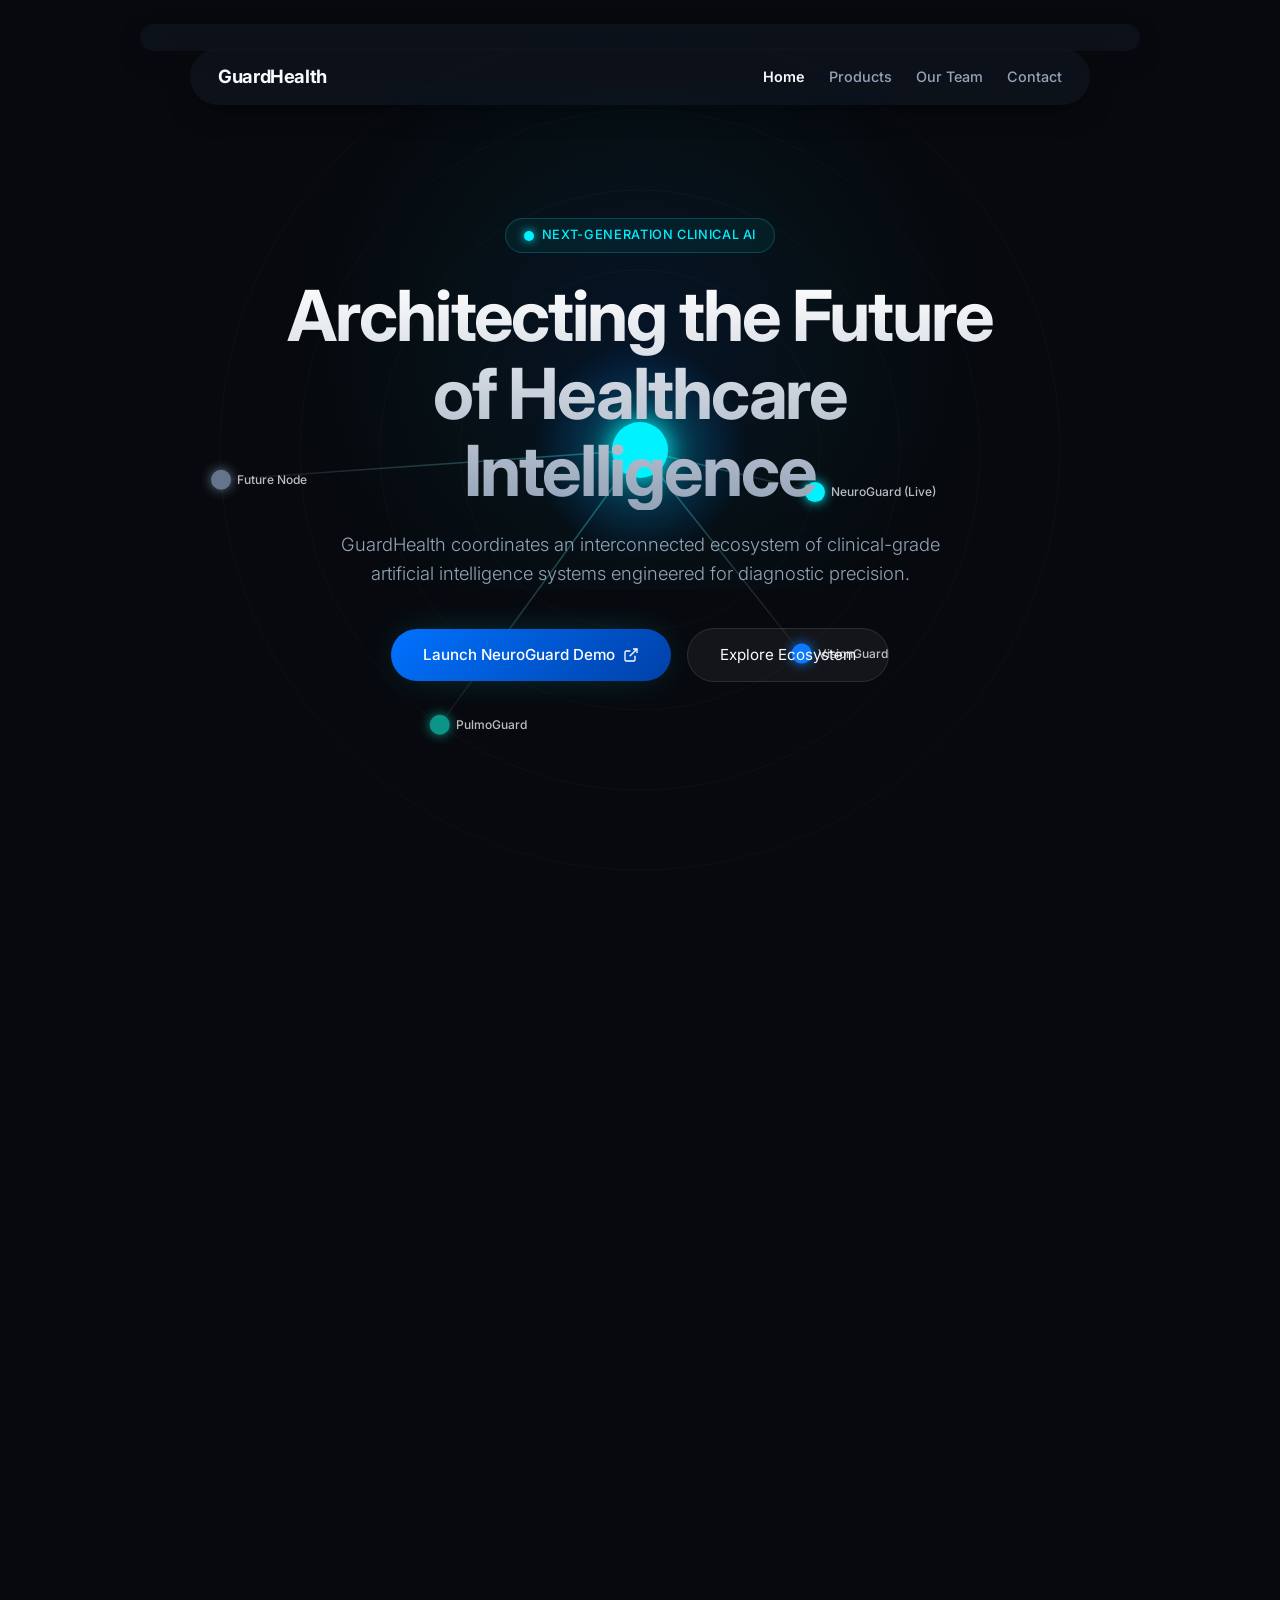
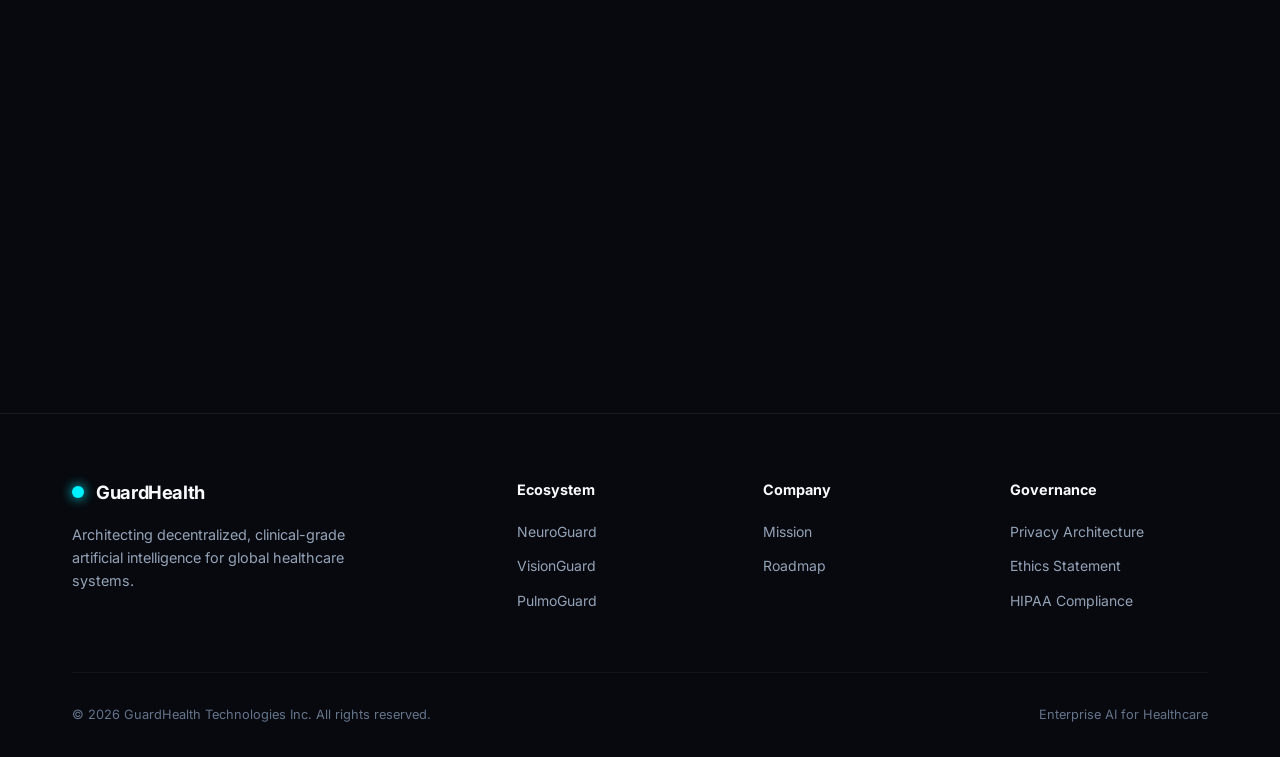
<file: index.html>
<!DOCTYPE html>
<html lang="en">
<head>
  <meta charset="UTF-8">
  <meta name="viewport" content="width=device-width, initial-scale=1.0">
  <title>GuardHealth Technologies | Intelligent Healthcare Ecosystem</title>
  
  <!-- Fonts -->
  <link rel="preconnect" href="https://fonts.googleapis.com">
  <link rel="preconnect" href="https://fonts.gstatic.com" crossorigin>
  <link href="https://fonts.googleapis.com/css2?family=Inter:wght@300;400;500;600;700&display=swap" rel="stylesheet">
  
  <style>
    /* ==========================================================================
       1. VARIABLES & DESIGN SYSTEM
       ========================================================================== */
    :root {
      --bg-dark: #07090e;
      --bg-surface: rgba(15, 23, 42, 0.65);
      --bg-surface-border: rgba(255, 255, 255, 0.08);
      
      --primary-blue: #0072ff;
      --cyan-glow: #00f2fe;
      --teal-accent: #0d9488;
      --navy-deep: #0b1329;
      
      --text-main: #f8fafc;
      --text-muted: #94a3b8;
      --text-subtle: #64748b;

      --font-family: 'Inter', -apple-system, BlinkMacSystemFont, "Segoe UI", Roboto, sans-serif;

      --ease-out-apple: cubic-bezier(0.16, 1, 0.3, 1);
      --transition-fast: 0.2s var(--ease-out-apple);
      --transition-medium: 0.5s var(--ease-out-apple);

      --glass-bg: rgba(13, 20, 36, 0.55);
      --glass-border: 1px solid rgba(255, 255, 255, 0.1);
      --glass-blur: blur(16px) saturate(180%);
      --glow-shadow: 0 0 40px -10px rgba(0, 242, 254, 0.25);
      --card-shadow: 0 20px 40px -15px rgba(0, 0, 0, 0.5);
    }

    /* ==========================================================================
       2. GLOBAL & RESET STYLES
       ========================================================================== */
    * {
      margin: 0;
      padding: 0;
      box-sizing: border-box;
    }

    html {
      scroll-behavior: smooth;
      background-color: var(--bg-dark);
      color: var(--text-main);
      font-family: var(--font-family);
      overflow-x: hidden;
      -webkit-font-smoothing: antialiased;
    }

    body {
      position: relative;
      line-height: 1.6;
    }

    .ambient-glow {
      position: fixed;
      top: 10%;
      left: 50%;
      transform: translateX(-50%);
      width: 900px;
      height: 500px;
      background: radial-gradient(circle, rgba(0, 114, 255, 0.1) 0%, rgba(0, 242, 254, 0.03) 40%, rgba(7, 9, 14, 0) 70%);
      pointer-events: none;
      z-index: 0;
    }

    .container {
      max-width: 1200px;
      margin: 0 auto;
      padding: 0 2rem;
    }

    .section {
      padding: 8rem 0;
      position: relative;
      z-index: 1;
    }

    .text-center { text-align: center; }

    /* ==========================================================================
       3. NAVIGATION BAR
       ========================================================================== */
    .navbar {
      position: fixed;
      top: 1.5rem;
      left: 50%;
      transform: translateX(-50%);
      width: 90%;
      max-width: 1100px;
      z-index: 100;
      background: var(--glass-bg);
      backdrop-filter: var(--glass-blur);
      -webkit-backdrop-filter: var(--glass-blur);
      border: var(--glass-border);
      border-radius: 99px;
      padding: 0.75rem 1.75rem;
    }

    .nav-container {
      display: flex;
      align-items: center;
      justify-content: space-between;
    }

    .brand-logo {
      display: flex;
      align-items: center;
      gap: 0.75rem;
      text-decoration: none;
      color: var(--text-main);
      font-weight: 600;
      letter-spacing: -0.02em;
    }

    .logo-mark {
      width: 12px;
      height: 12px;
      border-radius: 50%;
      background: var(--cyan-glow);
      box-shadow: 0 0 12px var(--cyan-glow);
    }

    .nav-links {
      display: flex;
      gap: 2rem;
    }

    .nav-links a {
      color: var(--text-muted);
      text-decoration: none;
      font-size: 0.9rem;
      font-weight: 400;
      transition: color var(--transition-fast);
    }

    .nav-links a:hover {
      color: var(--text-main);
    }

    /* ==========================================================================
       4. HERO SECTION & CANVAS
       ========================================================================== */
    .hero-section {
      position: relative;
      height: 100vh;
      min-height: 750px;
      display: flex;
      align-items: center;
      justify-content: center;
      overflow: hidden;
    }

    #ecosystemCanvas {
      position: absolute;
      top: 0;
      left: 0;
      width: 100%;
      height: 100%;
      z-index: 1;
    }

    .hero-overlay {
      position: relative;
      z-index: 2;
      text-align: center;
      max-width: 820px;
      padding: 0 1.5rem;
      pointer-events: none;
    }

    .hero-overlay a, .hero-overlay button {
      pointer-events: auto;
    }

    .hero-badge {
      display: inline-flex;
      align-items: center;
      gap: 0.5rem;
      padding: 0.4rem 1.1rem;
      border-radius: 99px;
      background: rgba(0, 242, 254, 0.06);
      border: 1px solid rgba(0, 242, 254, 0.2);
      color: var(--cyan-glow);
      font-size: 0.8rem;
      font-weight: 500;
      letter-spacing: 0.05em;
      text-transform: uppercase;
      margin-bottom: 1.5rem;
    }

    .hero-title {
      font-size: clamp(2.5rem, 5.5vw, 4.5rem);
      font-weight: 700;
      line-height: 1.1;
      letter-spacing: -0.03em;
      background: linear-gradient(180deg, #FFFFFF 0%, #94A3B8 100%);
      -webkit-background-clip: text;
      -webkit-text-fill-color: transparent;
      margin-bottom: 1.25rem;
    }

    .hero-subtitle {
      font-size: 1.15rem;
      color: var(--text-muted);
      max-width: 640px;
      margin: 0 auto 2.5rem auto;
      font-weight: 300;
    }

    .hero-cta-group {
      display: flex;
      align-items: center;
      justify-content: center;
      gap: 1rem;
    }

    /* ==========================================================================
       5. COMPONENTS & BUTTONS
       ========================================================================== */
    .btn-glow {
      display: inline-flex;
      align-items: center;
      gap: 0.5rem;
      padding: 0.85rem 2rem;
      border-radius: 99px;
      background: linear-gradient(135deg, var(--primary-blue), #0040a8);
      color: #fff;
      font-weight: 500;
      text-decoration: none;
      font-size: 0.95rem;
      box-shadow: var(--glow-shadow);
      transition: transform var(--transition-fast), box-shadow var(--transition-fast);
    }

    .btn-glow:hover {
      transform: translateY(-2px);
      box-shadow: 0 0 50px -5px rgba(0, 242, 254, 0.4);
    }

    .btn-secondary {
      display: inline-flex;
      align-items: center;
      padding: 0.85rem 2rem;
      border-radius: 99px;
      color: var(--text-main);
      text-decoration: none;
      font-size: 0.95rem;
      background: rgba(255, 255, 255, 0.05);
      border: 1px solid rgba(255, 255, 255, 0.1);
      transition: background var(--transition-fast), border-color var(--transition-fast);
    }

    .btn-secondary:hover {
      background: rgba(255, 255, 255, 0.1);
      border-color: rgba(255, 255, 255, 0.2);
    }

    .btn-primary-glass {
      padding: 0.5rem 1.25rem;
      border-radius: 99px;
      background: rgba(255, 255, 255, 0.08);
      border: var(--glass-border);
      color: var(--text-main);
      font-size: 0.85rem;
      text-decoration: none;
      transition: background var(--transition-fast);
    }

    .btn-primary-glass:hover {
      background: rgba(255, 255, 255, 0.18);
    }

    .section-tag {
      color: var(--cyan-glow);
      font-size: 0.85rem;
      text-transform: uppercase;
      letter-spacing: 0.1em;
      font-weight: 600;
      margin-bottom: 0.5rem;
      display: block;
    }

    .section-title {
      font-size: 2.5rem;
      font-weight: 700;
      letter-spacing: -0.02em;
      margin-bottom: 1rem;
    }

    .section-description {
      color: var(--text-muted);
      font-size: 1.1rem;
      max-width: 650px;
      margin: 0 auto 3rem auto;
    }

    /* ==========================================================================
       6. GLASS CARDS & ECOSYSTEM GRID
       ========================================================================== */
    .ecosystem-grid {
      display: grid;
      grid-template-columns: repeat(auto-fit, minmax(260px, 1fr));
      gap: 1.5rem;
    }

    .glass-card {
      background: var(--glass-bg);
      backdrop-filter: var(--glass-blur);
      -webkit-backdrop-filter: var(--glass-blur);
      border: var(--glass-border);
      padding: 2.5rem 2rem;
      border-radius: 20px;
      position: relative;
      display: flex;
      flex-direction: column;
      justify-content: space-between;
      transition: transform var(--transition-medium), border-color var(--transition-medium), box-shadow var(--transition-medium);
    }

    .glass-card:hover {
      transform: translateY(-6px);
      border-color: rgba(0, 242, 254, 0.3);
      box-shadow: var(--card-shadow);
    }

    .glass-card.featured-card {
      border-color: rgba(0, 242, 254, 0.3);
      background: linear-gradient(180deg, rgba(0, 242, 254, 0.05) 0%, rgba(13, 20, 36, 0.6) 100%);
    }

    .card-header {
      margin-bottom: 1.5rem;
    }

    .card-status-row {
      display: flex;
      align-items: center;
      justify-content: space-between;
      margin-bottom: 1rem;
    }

    .card-node-indicator {
      width: 10px;
      height: 10px;
      border-radius: 50%;
    }

    .card-node-indicator.cyan { background: var(--cyan-glow); box-shadow: 0 0 10px var(--cyan-glow); }
    .card-node-indicator.blue { background: var(--primary-blue); box-shadow: 0 0 10px var(--primary-blue); }
    .card-node-indicator.teal { background: var(--teal-accent); box-shadow: 0 0 10px var(--teal-accent); }
    .card-node-indicator.pulse { background: var(--text-subtle); }

    .status-badge {
      font-size: 0.7rem;
      font-weight: 600;
      letter-spacing: 0.05em;
      padding: 0.2rem 0.6rem;
      border-radius: 99px;
      text-transform: uppercase;
    }

    .status-badge.live { background: rgba(0, 242, 254, 0.15); color: var(--cyan-glow); border: 1px solid rgba(0, 242, 254, 0.3); }
    .status-badge.validation { background: rgba(0, 114, 255, 0.15); color: var(--primary-blue); border: 1px solid rgba(0, 114, 255, 0.3); }
    .status-badge.pipeline { background: rgba(255, 255, 255, 0.05); color: var(--text-subtle); border: 1px solid rgba(255, 255, 255, 0.1); }

    .card-subtitle {
      font-size: 0.75rem;
      text-transform: uppercase;
      color: var(--text-subtle);
      letter-spacing: 0.05em;
    }

    .glass-card h3 {
      font-size: 1.4rem;
      margin: 0.25rem 0 0.75rem 0;
      font-weight: 600;
    }

    .glass-card p {
      color: var(--text-muted);
      font-size: 0.925rem;
      line-height: 1.5;
      margin-bottom: 1.5rem;
    }

    .card-action-link {
      display: inline-flex;
      align-items: center;
      gap: 0.4rem;
      color: var(--cyan-glow);
      text-decoration: none;
      font-size: 0.875rem;
      font-weight: 500;
      transition: gap var(--transition-fast);
    }

    .card-action-link:hover {
      gap: 0.6rem;
    }

    /* ==========================================================================
       7. TECH SPEC & METRICS
       ========================================================================== */
    .tech-spec-grid {
      display: grid;
      grid-template-columns: repeat(auto-fit, minmax(300px, 1fr));
      gap: 2rem;
    }

    .tech-item {
      padding: 2rem;
      border-left: 2px solid rgba(0, 242, 254, 0.3);
      background: linear-gradient(90deg, rgba(0, 242, 254, 0.02) 0%, transparent 100%);
      border-radius: 0 12px 12px 0;
    }

    .tech-item h4 {
      font-size: 1.2rem;
      margin-bottom: 0.5rem;
    }

    .tech-item p {
      color: var(--text-muted);
      font-size: 0.95rem;
    }

    .metrics-container {
      display: grid;
      grid-template-columns: repeat(auto-fit, minmax(200px, 1fr));
      gap: 2rem;
      margin-top: 3rem;
      padding: 3rem;
      background: var(--glass-bg);
      border: var(--glass-border);
      border-radius: 24px;
      backdrop-filter: var(--glass-blur);
    }

    .metric-item h3 {
      font-size: 3rem;
      font-weight: 700;
      color: var(--cyan-glow);
      line-height: 1;
      margin-bottom: 0.5rem;
    }

    .metric-item p {
      color: var(--text-muted);
      font-size: 0.9rem;
    }

    /* ==========================================================================
       8. ROADMAP TIMELINE
       ========================================================================== */
    .roadmap-timeline {
      display: grid;
      grid-template-columns: repeat(auto-fit, minmax(250px, 1fr));
      gap: 1.5rem;
      margin-top: 2rem;
    }

    .roadmap-step {
      background: rgba(13, 20, 36, 0.4);
      border: var(--glass-border);
      padding: 1.75rem;
      border-radius: 16px;
      position: relative;
    }

    .roadmap-step.active {
      border-color: rgba(0, 242, 254, 0.4);
      background: rgba(0, 242, 254, 0.03);
    }

    .step-phase {
      font-size: 0.75rem;
      color: var(--cyan-glow);
      text-transform: uppercase;
      letter-spacing: 0.05em;
      font-weight: 600;
    }

    .roadmap-step h4 {
      font-size: 1.1rem;
      margin: 0.5rem 0;
    }

    .roadmap-step p {
      font-size: 0.875rem;
      color: var(--text-muted);
    }

    /* ==========================================================================
       9. FOOTER & CTA BANNER
       ========================================================================== */
    .cta-banner {
      background: linear-gradient(180deg, rgba(13, 20, 36, 0.8) 0%, rgba(7, 9, 14, 0.9) 100%);
      border: var(--glass-border);
      padding: 4rem 2rem;
      border-radius: 32px;
      text-align: center;
      margin-bottom: 6rem;
    }

    footer {
      border-top: 1px solid var(--bg-surface-border);
      padding: 4rem 0 2rem 0;
      position: relative;
      z-index: 1;
    }

    .footer-grid {
      display: grid;
      grid-template-columns: 2fr repeat(3, 1fr);
      gap: 3rem;
      margin-bottom: 3rem;
    }

    .footer-brand p {
      color: var(--text-muted);
      font-size: 0.9rem;
      margin-top: 1rem;
      max-width: 300px;
    }

    .footer-col h5 {
      color: var(--text-main);
      font-size: 0.9rem;
      margin-bottom: 1.25rem;
    }

    .footer-col a {
      display: block;
      color: var(--text-muted);
      text-decoration: none;
      font-size: 0.875rem;
      margin-bottom: 0.75rem;
      transition: color var(--transition-fast);
    }

    .footer-col a:hover {
      color: var(--cyan-glow);
    }

    .footer-bottom {
      display: flex;
      justify-content: space-between;
      align-items: center;
      padding-top: 2rem;
      border-top: 1px solid rgba(255, 255, 255, 0.05);
      color: var(--text-subtle);
      font-size: 0.8rem;
    }
    /* ==========================================================================
   GLOBAL NAVBAR STYLING
   ========================================================================== */
.navbar {
  position: fixed;
  top: 1.5rem;
  left: 50%;
  transform: translateX(-50%);
  width: min(90%, 1000px);
  z-index: 99;
  
  display: flex;
  align-items: center;
  justify-content: space-between;
  padding: 0.85rem 1.75rem;

  background: rgba(18, 24, 38, 0.55);
  border: 1px solid var(--border-glass);
  border-radius: 9999px;
  backdrop-filter: blur(16px);
  -webkit-backdrop-filter: blur(16px);
  box-shadow: 0 10px 30px -10px rgba(0, 0, 0, 0.5);
}

.brand-logo {
  font-size: 1.15rem;
  font-weight: 700;
  color: var(--text-main);
  text-decoration: none;
  letter-spacing: -0.02em;
}

.nav-menu {
  display: flex;
  align-items: center;
  gap: 1.5rem;
  list-style: none;
}

.nav-link {
  color: var(--text-muted);
  text-decoration: none;
  font-size: 0.9rem;
  font-weight: 500;
  transition: color 0.25s ease, opacity 0.25s ease;
}

.nav-link:hover {
  color: var(--accent-cyan);
}

.nav-link.active {
  color: var(--text-main);
  font-weight: 600;
}

    @media (max-width: 768px) {
      .nav-links { display: none; }
      .footer-grid { grid-template-columns: 1fr; gap: 2rem; }
      .hero-cta-group { flex-direction: column; }
      .btn-secondary { margin-left: 0; }
    }
    
  </style>
</head>
<body>

  <div class="ambient-glow"></div>

  <!-- NAVIGATION -->
  <header class="navbar">
   <nav class="navbar">
  <div class="nav-brand">
    <a href="index.html" class="brand-logo">GuardHealth</a>
  </div>
  <ul class="nav-menu">
    <li><a href="index.html" class="nav-link active">Home</a></li>
    <li><a href="products.html" class="nav-link">Products</a></li>
    <li><a href="team.html" class="nav-link">Our Team</a></li>
    <li><a href="contact.html" class="nav-link">Contact</a></li>
  </ul>
</nav>
  </header>

  <main>
    <!-- HERO SECTION -->
    <section class="hero-section" id="hero">
      <canvas id="ecosystemCanvas"></canvas>
      <div class="hero-overlay">
        <div class="hero-badge">
          <span class="card-node-indicator cyan"></span> Next-Generation Clinical AI
        </div>
        <h1 class="hero-title">Architecting the Future of Healthcare Intelligence</h1>
        <p class="hero-subtitle">
          GuardHealth coordinates an interconnected ecosystem of clinical-grade artificial intelligence systems engineered for diagnostic precision.
        </p>
        <div class="hero-cta-group">
          <!-- Primary CTA linking directly to hosted NeuroGuard app -->
          <a href="https://www.tinyurl.com/neuroguardweb" target="_blank" class="btn-glow">
            Launch NeuroGuard Demo 
            <svg width="16" height="16" viewBox="0 0 24 24" fill="none" stroke="currentColor" stroke-width="2"><path d="M18 13v6a2 2 0 0 1-2 2H5a2 2 0 0 1-2-2V8a2 2 0 0 1 2-2h6"></path><polyline points="15 3 21 3 21 9"></polyline><line x1="10" y1="14" x2="21" y2="3"></line></svg>
          </a>
          <a href="#ecosystem" class="btn-secondary">Explore Ecosystem</a>
        </div>
      </div>
    </section>

    <!-- MISSION SECTION -->
    <section class="section scroll-fade" id="mission">
      <div class="container text-center">
        <span class="section-tag">Our Mission</span>
        <h2 class="section-title">Precision At Scale. Science Without Compromise.</h2>
        <p class="section-description">
          We build decentralized, specialized neural architectures that operate seamlessly across complex biological domains—delivering clinical decision support at the speed of care.
        </p>
      </div>
    </section>

    <!-- ECOSYSTEM SECTION -->
    <section class="section scroll-fade" id="ecosystem">
      <div class="container">
        <div class="text-center">
          <span class="section-tag">Platform Architecture</span>
          <h2 class="section-title">The GuardHealth Ecosystem</h2>
          <p class="section-description">Autonomous intelligence engines designed for specialized clinical environments.</p>
        </div>

        <div class="ecosystem-grid">
          <!-- NeuroGuard (Featured & Live) -->
          <div class="glass-card featured-card">
            <div>
              <div class="card-status-row">
                <div class="card-node-indicator cyan"></div>
                <span class="status-badge live">Live Platform</span>
              </div>
              <span class="card-subtitle">Neurological Health</span>
              <h3>NeuroGuard</h3> 
              <p>Check symptoms of stroke, Bell's Palsy etc. through AI-assisted screening platform using FAST test.</p>
            </div>
            <a href="https://www.tinyurl.com/neuroguardweb" target="_blank" class="card-action-link">
              Open Live Portal <span>&rarr;</span>
            </a>
          </div>

          <!-- VisionGuard -->
          <div class="glass-card">
            <div>
              <div class="card-status-row">
                <div class="card-node-indicator blue"></div>
                <span class="status-badge validation">In Development</span>
              </div>
              <span class="card-subtitle">Ophthalmology</span>
              <h3>VisionGuard</h3>
              <p>Micro-vascular retinal analysis for early detection of systemic pathology and progressive ocular deterioration.</p>
            </div>
          </div>

          <!-- PulmoGuard -->
          <div class="glass-card">
            <div>
              <div class="card-status-row">
                <div class="card-node-indicator teal"></div>
                <span class="status-badge validation">In Research</span>
              </div>
              <span class="card-subtitle">Respiratory Health</span>
              <h3>PulmoGuard</h3>
              <p>Acoustic bio-signal classification and automated pulmonary ventilation analytics for acute care settings.</p>
            </div>
          </div>
        </div>
      </div>
    </section>


    <!-- ROADMAP SECTION -->
    <section class="section scroll-fade" id="roadmap">
      <div class="container">
        <div class="text-center">
          <span class="section-tag">Expansion Plan</span>
          <h2 class="section-title">Strategic Roadmap</h2>
        </div>

        <div class="roadmap-timeline">
          <div class="roadmap-step active">
            <span class="step-phase">Phase 01 &bull; Active</span>
            <h4>Prototype Validation</h4>
            <p>Build a scientifically credible prototype with fixed testing protocols, documented limitations, and measured accuracy and technical reliability.</p>
          </div>
          <div class="roadmap-step">
            <span class="step-phase">Phase 02 &bull; Q4 2026</span>
            <h4>Medical Collaboration</h4>
            <p>Establish a medical advisory network and secure a clinical research partner to develop an ethically approved validation plan.</p>
          </div>
          <div class="roadmap-step">
            <span class="step-phase">Phase 03 &bull; 2027</span>
            <h4>Clinical Validation</h4>
            <p>Validate NeuroGuard through supervised clinical research, independent review, and transparent reporting of performance, safety, and limitations.</p>
          </div>
          <div class="roadmap-step">
            <span class="step-phase">Phase 04 &bull; 2027</span>
            <h4>Pilot Testing</h4>
            <p>Conduct a small supervised pilot in a hospital or research institution to evaluate real-world reliability, usability, and regulatory requirements.</p>
          </div>
          <div class="roadmap-step">
            <span class="step-phase">Phase 05 &bull; 2027</span>
            <h4>Business Development</h4>
            <p>Establish a sustainable business model, secure suitable healthcare partners and funding, and expand responsibly based on validated evidence and customer demand.</p>
          </div>
        </div>
      </div>
    </section>

    <!-- CTA BANNER -->
    <section class="container scroll-fade" id="contact">
      <div class="cta-banner">
        <span class="section-tag">Deploy Intelligence</span>
        <h2 class="section-title">Ready to Experience NeuroGuard AI?</h2>
        <p class="section-description" style="margin-bottom: 2rem;">
          Test our live AI-assisted risk screening platform or make contact with our research team.
        </p>
        <div class="hero-cta-group">
          <a href="https://www.tinyurl.com/neuroguardweb" target="_blank" class="btn-glow">Launch Live NeuroGuard</a>
          <a href="mailto:neuroguardofficial@gmail.com" class="btn-secondary">Institutional Contact</a>
        </div>
      </div>
    </section>
  </main>

  <!-- FOOTER -->
  <footer>
    <div class="container">
      <div class="footer-grid">
        <div class="footer-brand">
          <a href="#" class="brand-logo">
            <span class="logo-mark"></span>
            <span class="logo-text">GuardHealth</span>
          </a>
          <p>Architecting decentralized, clinical-grade artificial intelligence for global healthcare systems.</p>
        </div>
        <div class="footer-col">
          <h5>Ecosystem</h5>
          <a href="https://www.tinyurl.com/neuroguardweb" target="_blank">NeuroGuard</a>
          <a href="#ecosystem">VisionGuard</a>
          <a href="#ecosystem">PulmoGuard</a>
        </div>
        <div class="footer-col">
          <h5>Company</h5>
          <a href="#mission">Mission</a>
          <a href="#roadmap">Roadmap</a>
        </div>
        <div class="footer-col">
          <h5>Governance</h5>
          <a href="#">Privacy Architecture</a>
          <a href="#">Ethics Statement</a>
          <a href="#">HIPAA Compliance</a>
        </div>
      </div>
      <div class="footer-bottom">
        <p>&copy; 2026 GuardHealth Technologies Inc. All rights reserved.</p>
        <p>Enterprise AI for Healthcare</p>
      </div>
    </div>
  </footer>

  <!-- ==========================================================================
     10. INTERACTIVE CANVAS & SCROLL SCRIPTS
     ========================================================================== -->
  <script>
    /**
     * Ecosystem Interactive Canvas Engine
     */
    class EcosystemCanvas {
      constructor(canvasId) {
        this.canvas = document.getElementById(canvasId);
        this.ctx = this.canvas.getContext('2d');
        
        this.nodes = [];
        this.mouse = { x: null, y: null, radius: 180 };
        this.centerNode = { x: 0, y: 0, radius: 28, pulse: 0 };
        
        this.init();
        this.animate();
        this.addEventListeners();
      }

      init() {
        this.resize();
        this.createNodes();
      }

      resize() {
        this.width = this.canvas.width = window.innerWidth;
        this.height = this.canvas.height = window.innerHeight;
        this.centerNode.x = this.width / 2;
        this.centerNode.y = this.height / 2;
      }

      createNodes() {
        this.nodes = [];
        const platforms = [
          { name: 'NeuroGuard (Live)', color: '#00f2fe', orbitRadius: 180, speed: 0.004, angle: 0 },
          { name: 'VisionGuard', color: '#0072ff', orbitRadius: 260, speed: -0.0025, angle: Math.PI / 3 },
          { name: 'PulmoGuard', color: '#0d9488', orbitRadius: 340, speed: 0.0018, angle: (2 * Math.PI) / 3 },
          { name: 'Future Node', color: '#64748b', orbitRadius: 420, speed: -0.0012, angle: Math.PI }
        ];

        platforms.forEach(p => {
          this.nodes.push({
            ...p,
            x: 0,
            y: 0,
            baseRadius: 10
          });
        });
      }

      addEventListeners() {
        window.addEventListener('resize', () => this.resize());
        
        window.addEventListener('mousemove', (e) => {
          this.mouse.x = e.clientX;
          this.mouse.y = e.clientY;
        });

        window.addEventListener('mouseleave', () => {
          this.mouse.x = null;
          this.mouse.y = null;
        });
      }

      drawCenter() {
        const { x, y, radius, pulse } = this.centerNode;
        
        const glowGradient = this.ctx.createRadialGradient(x, y, radius * 0.5, x, y, radius * 3.5 + Math.sin(pulse) * 12);
        glowGradient.addColorStop(0, 'rgba(0, 242, 254, 0.35)');
        glowGradient.addColorStop(1, 'rgba(0, 114, 255, 0)');

        this.ctx.beginPath();
        this.ctx.arc(x, y, radius * 3.5 + Math.sin(pulse) * 12, 0, Math.PI * 2);
        this.ctx.fillStyle = glowGradient;
        this.ctx.fill();

        this.ctx.beginPath();
        this.ctx.arc(x, y, radius, 0, Math.PI * 2);
        this.ctx.fillStyle = '#00f2fe';
        this.ctx.shadowColor = '#00f2fe';
        this.ctx.shadowBlur = 24;
        this.ctx.fill();
        this.ctx.shadowBlur = 0;
      }

      updateAndDrawNodes() {
        this.centerNode.pulse += 0.02;

        this.nodes.forEach(node => {
          node.angle += node.speed;
          
          let targetX = this.centerNode.x + Math.cos(node.angle) * node.orbitRadius;
          let targetY = this.centerNode.y + Math.sin(node.angle) * node.orbitRadius;

          if (this.mouse.x !== null) {
            const dx = this.mouse.x - targetX;
            const dy = this.mouse.y - targetY;
            const dist = Math.sqrt(dx * dx + dy * dy);
            
            if (dist < this.mouse.radius) {
              const force = (this.mouse.radius - dist) / this.mouse.radius;
              targetX -= (dx / dist) * force * 24;
              targetY -= (dy / dist) * force * 24;
            }
          }

          node.x = targetX;
          node.y = targetY;

          // Orbit Path
          this.ctx.beginPath();
          this.ctx.arc(this.centerNode.x, this.centerNode.y, node.orbitRadius, 0, Math.PI * 2);
          this.ctx.strokeStyle = 'rgba(255, 255, 255, 0.03)';
          this.ctx.lineWidth = 1;
          this.ctx.stroke();

          // Connection Line
          this.ctx.beginPath();
          this.ctx.moveTo(this.centerNode.x, this.centerNode.y);
          this.ctx.lineTo(node.x, node.y);
          
          const lineGradient = this.ctx.createLinearGradient(this.centerNode.x, this.centerNode.y, node.x, node.y);
          lineGradient.addColorStop(0, 'rgba(0, 242, 254, 0.4)');
          lineGradient.addColorStop(1, 'rgba(255, 255, 255, 0.03)');
          
          this.ctx.strokeStyle = lineGradient;
          this.ctx.lineWidth = 1.5;
          this.ctx.stroke();

          // Node Circle
          this.ctx.beginPath();
          this.ctx.arc(node.x, node.y, node.baseRadius, 0, Math.PI * 2);
          this.ctx.fillStyle = node.color;
          this.ctx.shadowColor = node.color;
          this.ctx.shadowBlur = 12;
          this.ctx.fill();
          this.ctx.shadowBlur = 0;

          // Label
          this.ctx.font = '500 12px Inter, sans-serif';
          this.ctx.fillStyle = 'rgba(248, 250, 252, 0.75)';
          this.ctx.fillText(node.name, node.x + 16, node.y + 4);
        });
      }

      animate() {
        this.ctx.clearRect(0, 0, this.width, this.height);
        this.drawCenter();
        this.updateAndDrawNodes();
        requestAnimationFrame(() => this.animate());
      }
    }

    /**
     * Peripheral Vision Scroll Effect Engine
     */
    function handlePeripheralVisionScroll() {
      const elements = document.querySelectorAll('.scroll-fade');
      const viewportHeight = window.innerHeight;
      const viewportCenter = viewportHeight / 2;

      elements.forEach(el => {
        const rect = el.getBoundingClientRect();
        const elementCenter = rect.top + rect.height / 2;
        
        const distanceFromCenter = Math.abs(viewportCenter - elementCenter) / viewportCenter;
        
        let opacity = 1 - Math.pow(distanceFromCenter, 2.2);
        opacity = Math.max(0, Math.min(1, opacity));

        const blur = (1 - opacity) * 5;
        const scale = 0.97 + (opacity * 0.03);

        el.style.opacity = opacity.toFixed(3);
        el.style.filter = `blur(${blur.toFixed(1)}px)`;
        el.style.transform = `scale(${scale.toFixed(3)})`;
        el.style.transition = 'opacity 0.1s linear, transform 0.1s linear, filter 0.1s linear';
      });
    }

    let ticking = false;
    window.addEventListener('scroll', () => {
      if (!ticking) {
        window.requestAnimationFrame(() => {
          handlePeripheralVisionScroll();
          ticking = false;
        });
        ticking = true;
      }
    });

    document.addEventListener('DOMContentLoaded', () => {
      new EcosystemCanvas('ecosystemCanvas');
      handlePeripheralVisionScroll();
    });
  </script>
</body>
</html>
</file>
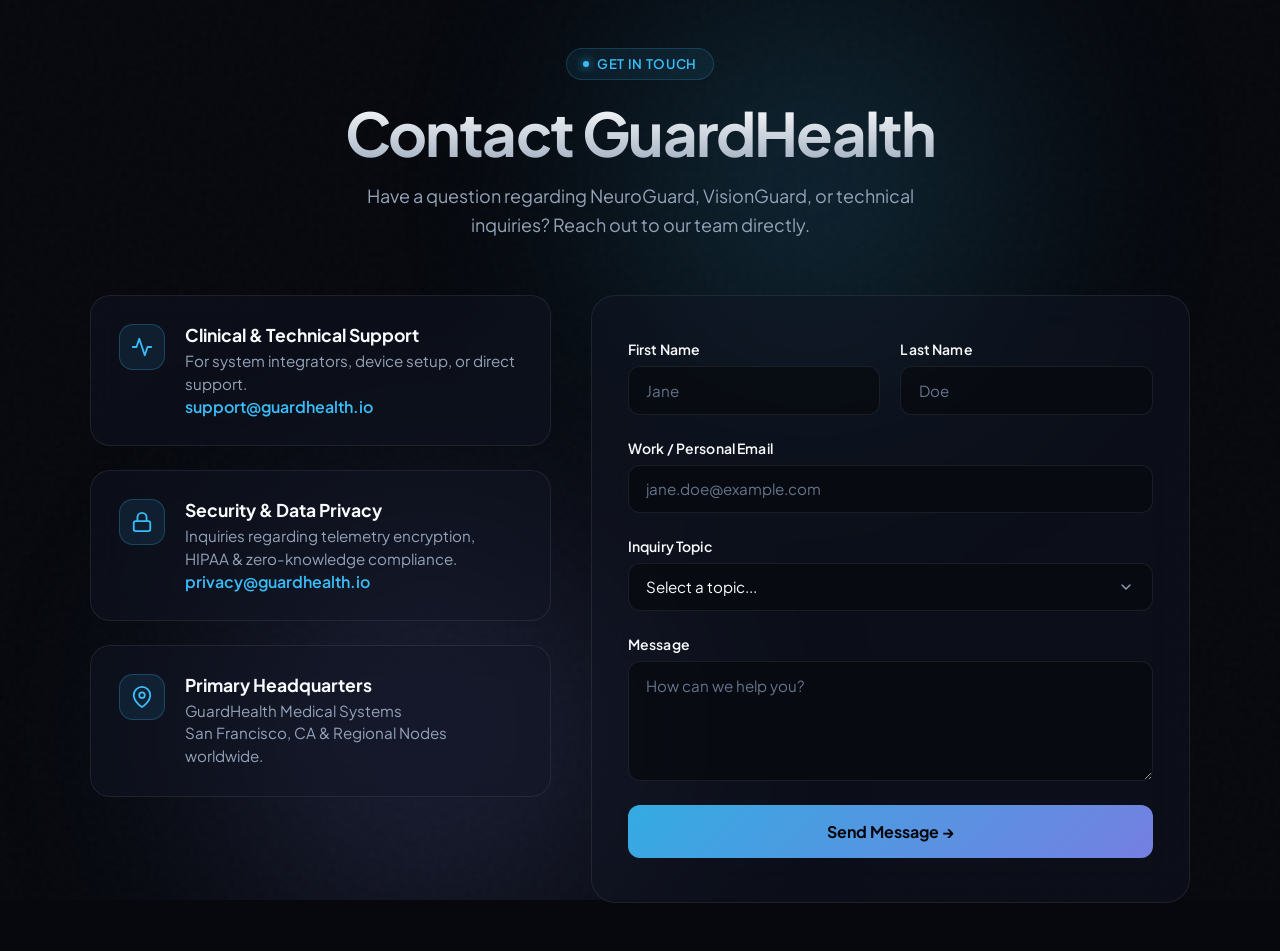
<file: contact.html>
<!DOCTYPE html>
<html lang="en">
<head>
  <meta charset="UTF-8">
  <meta name="viewport" content="width=device-width, initial-scale=1.0">
  <title>GuardHealth — Contact Us</title>
  <link rel="preconnect" href="https://fonts.googleapis.com">
  <link rel="preconnect" href="https://fonts.gstatic.com" crossorigin>
  <link href="https://fonts.googleapis.com/css2?family=Plus+Jakarta+Sans:wght@300;400;500;600;700&display=swap" rel="stylesheet">

  <style>
    /* ==========================================================================
       1. DESIGN TOKENS & VARIABLES
       ========================================================================== */
    :root {
      --bg-canvas: #06080d;
      --bg-surface: rgba(18, 24, 38, 0.45);
      --bg-surface-hover: rgba(26, 35, 56, 0.65);
      
      --border-glass: rgba(255, 255, 255, 0.08);
      --border-glass-hover: rgba(56, 189, 248, 0.35);

      --accent-cyan: #38bdf8;
      --accent-emerald: #34d399;
      --accent-violet: #818cf8;

      --text-main: #f8fafc;
      --text-muted: #94a3b8;
      --text-subtle: #64748b;

      --font-primary: 'Plus Jakarta Sans', -apple-system, BlinkMacSystemFont, sans-serif;
      --ease-fluid: cubic-bezier(0.16, 1, 0.3, 1);
    }

    /* ==========================================================================
       2. BASE & RESET
       ========================================================================== */
    * {
      box-sizing: border-box;
      margin: 0;
      padding: 0;
    }

    body {
      background-color: var(--bg-canvas);
      color: var(--text-main);
      font-family: var(--font-primary);
      min-height: 100vh;
      display: flex;
      flex-direction: column;
      align-items: center;
      justify-content: center;
      overflow-x: hidden;
      padding: 3rem 1.5rem;
      position: relative;
      -webkit-font-smoothing: antialiased;
    }

    /* ==========================================================================
       3. AMBIENT BACKGROUND VFX
       ========================================================================== */
    .vfx-canvas {
      position: fixed;
      inset: 0;
      pointer-events: none;
      z-index: 0;
      overflow: hidden;
    }

    .orb {
      position: absolute;
      border-radius: 50%;
      filter: blur(120px);
      opacity: 0.28;
      animation: float 18s ease-in-out infinite alternate;
    }

    .orb-1 {
      width: 550px;
      height: 550px;
      background: radial-gradient(circle, var(--accent-cyan) 0%, transparent 70%);
      top: -10%;
      right: 15%;
    }

    .orb-2 {
      width: 600px;
      height: 600px;
      background: radial-gradient(circle, var(--accent-violet) 0%, transparent 70%);
      bottom: -15%;
      left: 10%;
      animation-delay: -6s;
    }

    @keyframes float {
      0% { transform: translate(0, 0) scale(1); }
      50% { transform: translate(60px, 40px) scale(1.1); }
      100% { transform: translate(-40px, 80px) scale(0.95); }
    }

    .film-grain {
      position: fixed;
      inset: 0;
      background-image: url("data:image/svg+xml,%3Csvg viewBox='0 0 200 200' xmlns='http://www.w3.org/2000/svg'%3E%3Cfilter id='noiseFilter'%3E%3CfeTurbulence type='fractalNoise' baseFrequency='0.8' numOctaves='3' stitchTiles='stitch'/%3E%3C/filter%3E%3Crect width='100%25' height='100%25' filter='url(%23noiseFilter)' opacity='0.025'/%3E%3C/svg%3E");
      pointer-events: none;
      z-index: 1;
    }

    /* ==========================================================================
       4. CONTAINER & HEADER
       ========================================================================== */
    .container {
      max-width: 1100px;
      width: 100%;
      margin: 0 auto;
      position: relative;
      z-index: 2;
    }

    .header {
      text-align: center;
      margin-bottom: 3.5rem;
    }

    .badge {
      display: inline-flex;
      align-items: center;
      gap: 0.5rem;
      padding: 0.4rem 1rem;
      border-radius: 9999px;
      background: rgba(56, 189, 248, 0.08);
      border: 1px solid rgba(56, 189, 248, 0.2);
      color: var(--accent-cyan);
      font-size: 0.825rem;
      font-weight: 600;
      letter-spacing: 0.05em;
      text-transform: uppercase;
      margin-bottom: 1.25rem;
    }

    .badge-dot {
      width: 6px;
      height: 6px;
      background-color: var(--accent-cyan);
      border-radius: 50%;
      box-shadow: 0 0 10px var(--accent-cyan);
    }

    .title {
      font-size: clamp(2.5rem, 5vw, 3.75rem);
      font-weight: 700;
      letter-spacing: -0.03em;
      line-height: 1.1;
      margin-bottom: 1rem;
      background: linear-gradient(180deg, #ffffff 0%, #a0aec0 100%);
      -webkit-background-clip: text;
      -webkit-text-fill-color: transparent;
    }

    .subtitle {
      color: var(--text-muted);
      font-size: 1.125rem;
      max-width: 580px;
      margin: 0 auto;
      line-height: 1.6;
      font-weight: 400;
    }

    /* ==========================================================================
       5. CONTACT LAYOUT GRID
       ========================================================================== */
    .contact-grid {
      display: grid;
      grid-template-columns: 1fr 1.3fr;
      gap: 2.5rem;
      align-items: start;
    }

    @media (max-width: 900px) {
      .contact-grid {
        grid-template-columns: 1fr;
      }
    }

    /* Side Info Panel */
    .info-panel {
      display: flex;
      flex-direction: column;
      gap: 1.5rem;
    }

    .info-card {
      background: var(--bg-surface);
      border: 1px solid var(--border-glass);
      border-radius: 20px;
      backdrop-filter: blur(16px);
      -webkit-backdrop-filter: blur(16px);
      padding: 1.75rem;
      display: flex;
      align-items: flex-start;
      gap: 1.25rem;
      transition: border-color 0.3s var(--ease-fluid), transform 0.3s var(--ease-fluid);
    }

    .info-card:hover {
      border-color: rgba(255, 255, 255, 0.18);
      transform: translateY(-2px);
    }

    .info-icon {
      width: 46px;
      height: 46px;
      border-radius: 14px;
      background: rgba(56, 189, 248, 0.1);
      border: 1px solid rgba(56, 189, 248, 0.25);
      display: flex;
      align-items: center;
      justify-content: center;
      color: var(--accent-cyan);
      flex-shrink: 0;
    }

    .info-icon svg {
      width: 22px;
      height: 22px;
      fill: none;
      stroke: currentColor;
      stroke-width: 2;
      stroke-linecap: round;
      stroke-linejoin: round;
    }

    .info-title {
      font-size: 1.1rem;
      font-weight: 700;
      margin-bottom: 0.25rem;
    }

    .info-detail {
      font-size: 0.95rem;
      color: var(--text-muted);
      line-height: 1.5;
    }

    .info-link {
      color: var(--accent-cyan);
      text-decoration: none;
      font-weight: 600;
      transition: color 0.2s ease;
    }

    .info-link:hover {
      text-decoration: underline;
    }

    /* Form Panel */
    .form-card {
      background: var(--bg-surface);
      border: 1px solid var(--border-glass);
      border-radius: 24px;
      backdrop-filter: blur(20px);
      -webkit-backdrop-filter: blur(20px);
      padding: 2.75rem 2.25rem;
      position: relative;
      overflow: hidden;
    }

    .form-group {
      display: flex;
      flex-direction: column;
      gap: 0.5rem;
      margin-bottom: 1.5rem;
    }

    .form-row {
      display: grid;
      grid-template-columns: 1fr 1fr;
      gap: 1.25rem;
    }

    @media (max-width: 600px) {
      .form-row {
        grid-template-columns: 1fr;
      }
    }

    label {
      font-size: 0.875rem;
      font-weight: 600;
      color: var(--text-main);
      letter-spacing: 0.01em;
    }

    input, select, textarea {
      width: 100%;
      background: rgba(6, 8, 13, 0.6);
      border: 1px solid var(--border-glass);
      border-radius: 12px;
      padding: 0.85rem 1.1rem;
      color: var(--text-main);
      font-family: var(--font-primary);
      font-size: 0.95rem;
      outline: none;
      transition: border-color 0.3s var(--ease-fluid), box-shadow 0.3s var(--ease-fluid);
    }

    input::placeholder, textarea::placeholder {
      color: var(--text-subtle);
    }

    input:focus, select:focus, textarea:focus {
      border-color: var(--accent-cyan);
      box-shadow: 0 0 15px rgba(56, 189, 248, 0.25);
    }

    select {
      cursor: pointer;
      appearance: none;
      background-image: url("data:image/svg+xml,%3Csvg xmlns='http://www.w3.org/2000/svg' width='16' height='16' viewBox='0 0 24 24' fill='none' stroke='%2394a3b8' stroke-width='2' stroke-linecap='round' stroke-linejoin='round'%3E%3Cpolyline points='6 9 12 15 18 9'%3E%3C/polyline%3E%3C/svg%3E");
      background-repeat: no-repeat;
      background-position: right 1.1rem center;
    }

    select option {
      background-color: #0b101d;
      color: var(--text-main);
    }

    textarea {
      resize: vertical;
      min-height: 120px;
    }

    .submit-btn {
      width: 100%;
      background: linear-gradient(135deg, rgba(56, 189, 248, 0.9) 0%, rgba(129, 140, 248, 0.9) 100%);
      color: #04060c;
      border: none;
      border-radius: 12px;
      padding: 1rem;
      font-family: var(--font-primary);
      font-size: 1rem;
      font-weight: 700;
      cursor: pointer;
      transition: transform 0.3s var(--ease-fluid), box-shadow 0.3s var(--ease-fluid), opacity 0.3s ease;
      display: flex;
      align-items: center;
      justify-content: center;
      gap: 0.5rem;
    }

    .submit-btn:hover {
      transform: translateY(-2px);
      box-shadow: 0 10px 25px -5px rgba(56, 189, 248, 0.4);
    }

    .submit-btn:active {
      transform: translateY(0);
    }

    /* Success confirmation view */
    .success-message {
      display: none;
      text-align: center;
      padding: 3rem 1rem;
    }

    .success-icon {
      width: 60px;
      height: 60px;
      background: rgba(52, 211, 153, 0.12);
      border: 1px solid rgba(52, 211, 153, 0.3);
      color: var(--accent-emerald);
      border-radius: 50%;
      display: flex;
      align-items: center;
      justify-content: center;
      margin: 0 auto 1.5rem;
      font-size: 1.75rem;
    }

    .success-title {
      font-size: 1.75rem;
      font-weight: 700;
      margin-bottom: 0.75rem;
    }

    .success-text {
      color: var(--text-muted);
      font-size: 1rem;
      line-height: 1.6;
    }
  </style>
</head>
<body>

  <!-- Ambient VFX Canvas -->
  <div class="vfx-canvas">
    <div class="orb orb-1"></div>
    <div class="orb orb-2"></div>
  </div>
  <div class="film-grain"></div>

  <main class="container">
    
    <!-- Header -->
    <header class="header">
      <div class="badge">
        <span class="badge-dot"></span>
        Get In Touch
      </div>
      <h1 class="title">Contact GuardHealth</h1>
      <p class="subtitle">Have a question regarding NeuroGuard, VisionGuard, or technical inquiries? Reach out to our team directly.</p>
    </header>

    <!-- Grid Layout -->
    <div class="contact-grid">

      <!-- Left: Direct Info Cards -->
      <aside class="info-panel">
        
        <div class="info-card">
          <div class="info-icon">
            <svg viewBox="0 0 24 24"><path d="M22 12h-4l-3 9L9 3l-3 9H2"/></svg>
          </div>
          <div>
            <h3 class="info-title">Clinical & Technical Support</h3>
            <p class="info-detail">For system integrators, device setup, or direct support.</p>
            <a href="mailto:support@guardhealth.io" class="info-link">support@guardhealth.io</a>
          </div>
        </div>

        <div class="info-card">
          <div class="info-icon">
            <svg viewBox="0 0 24 24"><rect x="3" y="11" width="18" height="11" rx="2" ry="2"/><path d="M7 11V7a5 5 0 0 1 10 0v4"/></svg>
          </div>
          <div>
            <h3 class="info-title">Security & Data Privacy</h3>
            <p class="info-detail">Inquiries regarding telemetry encryption, HIPAA & zero-knowledge compliance.</p>
            <a href="mailto:privacy@guardhealth.io" class="info-link">privacy@guardhealth.io</a>
          </div>
        </div>

        <div class="info-card">
          <div class="info-icon">
            <svg viewBox="0 0 24 24"><path d="M21 10c0 7-9 13-9 13s-9-6-9-13a9 9 0 0 1 18 0z"/><circle cx="12" cy="10" r="3"/></svg>
          </div>
          <div>
            <h3 class="info-title">Primary Headquarters</h3>
            <p class="info-detail">GuardHealth Medical Systems<br>San Francisco, CA & Regional Nodes worldwide.</p>
          </div>
        </div>

      </aside>

      <!-- Right: Main Contact Form -->
      <section class="form-card">
        
        <form id="contactForm">
          <div class="form-row">
            <div class="form-group">
              <label for="firstName">First Name</label>
              <input type="text" id="firstName" placeholder="Jane" required>
            </div>
            <div class="form-group">
              <label for="lastName">Last Name</label>
              <input type="text" id="lastName" placeholder="Doe" required>
            </div>
          </div>

          <div class="form-group">
            <label for="email">Work / Personal Email</label>
            <input type="email" id="email" placeholder="jane.doe@example.com" required>
          </div>

          <div class="form-group">
            <label for="topic">Inquiry Topic</label>
            <select id="topic" required>
              <option value="" disabled selected>Select a topic...</option>
              <option value="neuroguard">NeuroGuard Inquiries</option>
              <option value="visionguard">VisionGuard Inquiries</option>
              <option value="technical">Technical / API Support</option>
              <option value="general">General Inquiries</option>
            </select>
          </div>

          <div class="form-group">
            <label for="message">Message</label>
            <textarea id="message" placeholder="How can we help you?" required></textarea>
          </div>

          <button type="submit" class="submit-btn">
            Send Message &rarr;
          </button>
        </form>

        <!-- Success Confirmation View -->
        <div class="success-message" id="successMessage">
          <div class="success-icon">&#10003;</div>
          <h3 class="success-title">Message Sent</h3>
          <p class="success-text">Thank you for reaching out. A GuardHealth team member will review your message and reply via email shortly.</p>
        </div>

      </section>

    </div>

  </main>

  <script>
    // Simple form submit animation
    document.getElementById('contactForm').addEventListener('submit', function(e) {
      e.preventDefault();
      
      // Hide form and display success view
      this.style.display = 'none';
      const successView = document.getElementById('successMessage');
      successView.style.display = 'block';
    });
  </script>

</body>
</html>
</file>
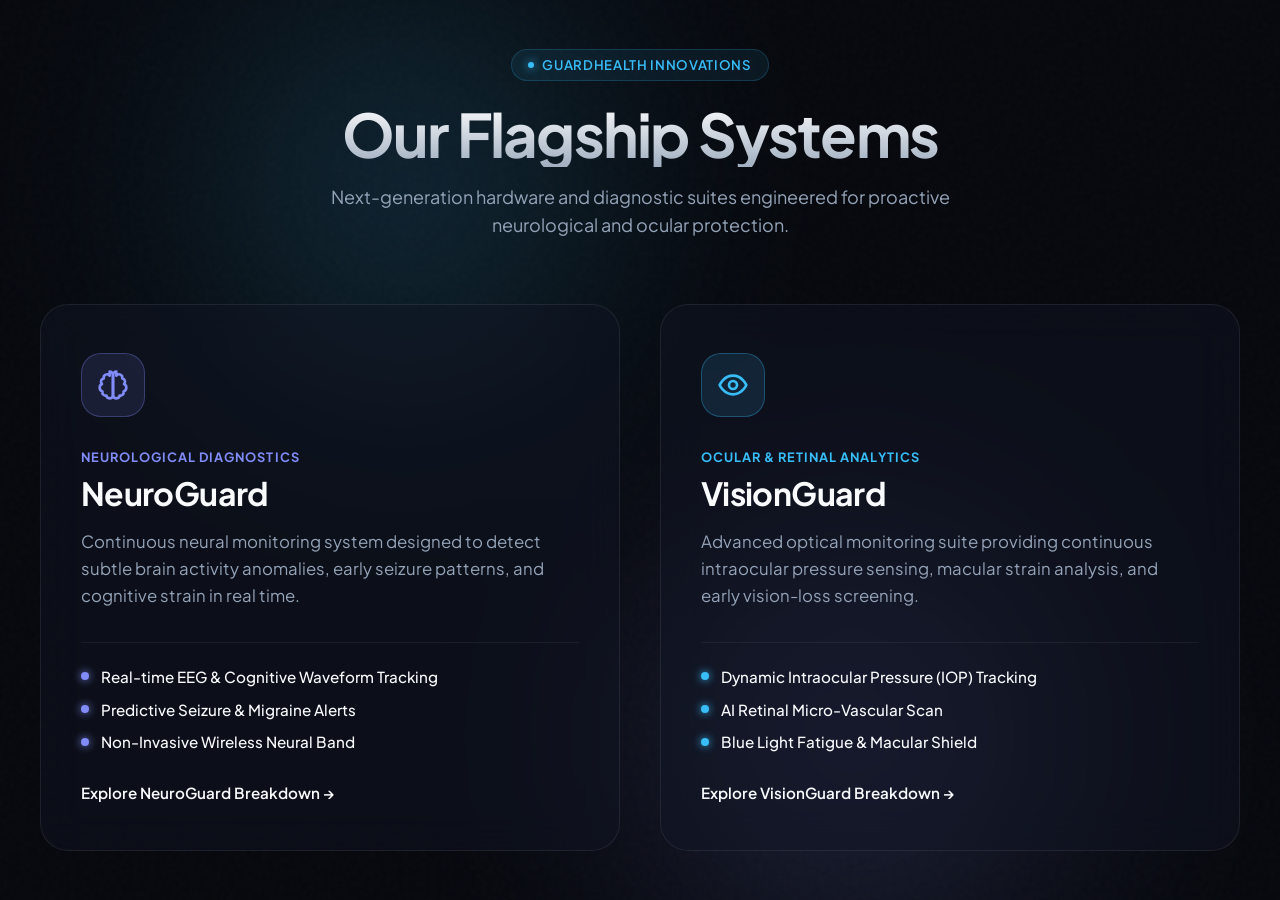
<file: products.html>
<!DOCTYPE html>
<html lang="en">
<head>
  <meta charset="UTF-8">
  <meta name="viewport" content="width=device-width, initial-scale=1.0">
  <title>GuardHealth — Our Products</title>
  <link rel="preconnect" href="https://fonts.googleapis.com">
  <link rel="preconnect" href="https://fonts.gstatic.com" crossorigin>
  <link href="https://fonts.googleapis.com/css2?family=Plus+Jakarta+Sans:wght@300;400;500;600;700&display=swap" rel="stylesheet">

  <style>
    /* ==========================================================================
       1. DESIGN TOKENS & VARIABLES
       ========================================================================== */
    :root {
      --bg-canvas: #06080d;
      --bg-surface: rgba(18, 24, 38, 0.45);
      --bg-surface-hover: rgba(26, 35, 56, 0.65);
      
      --border-glass: rgba(255, 255, 255, 0.08);
      --border-glass-hover: rgba(56, 189, 248, 0.35);

      --accent-cyan: #38bdf8;
      --accent-emerald: #34d399;
      --accent-violet: #818cf8;

      --text-main: #f8fafc;
      --text-muted: #94a3b8;
      --text-subtle: #64748b;

      --font-primary: 'Plus Jakarta Sans', -apple-system, BlinkMacSystemFont, sans-serif;
      --ease-fluid: cubic-bezier(0.16, 1, 0.3, 1);
    }

    /* ==========================================================================
       2. BASE & RESET
       ========================================================================== */
    * {
      box-sizing: border-box;
      margin: 0;
      padding: 0;
    }

    body {
      background-color: var(--bg-canvas);
      color: var(--text-main);
      font-family: var(--font-primary);
      min-height: 100vh;
      display: flex;
      flex-direction: column;
      align-items: center;
      justify-content: center;
      overflow-x: hidden;
      padding: 3rem 1.5rem;
      position: relative;
      -webkit-font-smoothing: antialiased;
    }

    body.modal-open {
      overflow: hidden;
    }

    /* ==========================================================================
       3. AMBIENT BACKGROUND VFX
       ========================================================================== */
    .vfx-canvas {
      position: fixed;
      inset: 0;
      pointer-events: none;
      z-index: 0;
      overflow: hidden;
    }

    .orb {
      position: absolute;
      border-radius: 50%;
      filter: blur(120px);
      opacity: 0.28;
      animation: float 18s ease-in-out infinite alternate;
    }

    .orb-1 {
      width: 550px;
      height: 550px;
      background: radial-gradient(circle, var(--accent-cyan) 0%, transparent 70%);
      top: -10%;
      left: 10%;
    }

    .orb-2 {
      width: 600px;
      height: 600px;
      background: radial-gradient(circle, var(--accent-violet) 0%, transparent 70%);
      bottom: -15%;
      right: 10%;
      animation-delay: -6s;
    }

    @keyframes float {
      0% { transform: translate(0, 0) scale(1); }
      50% { transform: translate(60px, 40px) scale(1.1); }
      100% { transform: translate(-40px, 80px) scale(0.95); }
    }

    .film-grain {
      position: fixed;
      inset: 0;
      background-image: url("data:image/svg+xml,%3Csvg viewBox='0 0 200 200' xmlns='http://www.w3.org/2000/svg'%3E%3Cfilter id='noiseFilter'%3E%3CfeTurbulence type='fractalNoise' baseFrequency='0.8' numOctaves='3' stitchTiles='stitch'/%3E%3C/filter%3E%3Crect width='100%25' height='100%25' filter='url(%23noiseFilter)' opacity='0.025'/%3E%3C/svg%3E");
      pointer-events: none;
      z-index: 1;
    }

    /* ==========================================================================
       4. CONTAINER & HEADER
       ========================================================================== */
    .container {
      max-width: 1200px;
      width: 100%;
      margin: 0 auto;
      position: relative;
      z-index: 2;
    }

    .header {
      text-align: center;
      margin-bottom: 4rem;
    }

    .badge {
      display: inline-flex;
      align-items: center;
      gap: 0.5rem;
      padding: 0.4rem 1rem;
      border-radius: 9999px;
      background: rgba(56, 189, 248, 0.08);
      border: 1px solid rgba(56, 189, 248, 0.2);
      color: var(--accent-cyan);
      font-size: 0.825rem;
      font-weight: 600;
      letter-spacing: 0.05em;
      text-transform: uppercase;
      margin-bottom: 1.25rem;
    }

    .badge-dot {
      width: 6px;
      height: 6px;
      background-color: var(--accent-cyan);
      border-radius: 50%;
      box-shadow: 0 0 10px var(--accent-cyan);
    }

    .title {
      font-size: clamp(2.5rem, 5vw, 3.75rem);
      font-weight: 700;
      letter-spacing: -0.03em;
      line-height: 1.1;
      margin-bottom: 1rem;
      background: linear-gradient(180deg, #ffffff 0%, #a0aec0 100%);
      -webkit-background-clip: text;
      -webkit-text-fill-color: transparent;
    }

    .subtitle {
      color: var(--text-muted);
      font-size: 1.125rem;
      max-width: 620px;
      margin: 0 auto;
      line-height: 1.6;
      font-weight: 400;
    }

    /* ==========================================================================
       5. FEATURED PRODUCTS GRID
       ========================================================================== */
    .products-grid {
      display: grid;
      grid-template-columns: repeat(auto-fit, minmax(360px, 1fr));
      gap: 2.5rem;
    }

    .product-card {
      position: relative;
      border-radius: 28px;
      background: var(--bg-surface);
      border: 1px solid var(--border-glass);
      backdrop-filter: blur(20px);
      -webkit-backdrop-filter: blur(20px);
      padding: 3rem 2.5rem;
      transition: border-color 0.4s var(--ease-fluid), transform 0.4s var(--ease-fluid), box-shadow 0.4s var(--ease-fluid);
      overflow: hidden;
      cursor: pointer;
      display: flex;
      flex-direction: column;
    }

    .product-card::before {
      content: "";
      position: absolute;
      inset: 0;
      border-radius: 28px;
      padding: 1.5px;
      background: radial-gradient(
        600px circle at var(--mouse-x, 50%) var(--mouse-y, 50%),
        rgba(255, 255, 255, 0.4),
        transparent 40%
      );
      -webkit-mask: linear-gradient(#fff 0 0) content-box, linear-gradient(#fff 0 0);
      -webkit-mask-composite: xor;
      mask-composite: exclude;
      opacity: 0;
      transition: opacity 0.4s var(--ease-fluid);
      pointer-events: none;
    }

    .product-card:hover {
      transform: translateY(-8px);
      border-color: rgba(255, 255, 255, 0.2);
      box-shadow: 0 24px 48px -12px rgba(0, 0, 0, 0.6), 0 0 35px rgba(56, 189, 248, 0.12);
    }

    .product-card:hover::before {
      opacity: 1;
    }

    .card-icon-wrapper {
      width: 64px;
      height: 64px;
      border-radius: 20px;
      display: flex;
      align-items: center;
      justify-content: center;
      margin-bottom: 2rem;
    }

    .neuro-icon {
      background: rgba(129, 140, 248, 0.12);
      border: 1px solid rgba(129, 140, 248, 0.3);
      color: var(--accent-violet);
    }

    .vision-icon {
      background: rgba(56, 189, 248, 0.12);
      border: 1px solid rgba(56, 189, 248, 0.3);
      color: var(--accent-cyan);
    }

    .card-icon-wrapper svg {
      width: 32px;
      height: 32px;
      fill: none;
      stroke: currentColor;
      stroke-width: 2;
      stroke-linecap: round;
      stroke-linejoin: round;
    }

    .product-tag {
      font-size: 0.8rem;
      font-weight: 700;
      letter-spacing: 0.08em;
      text-transform: uppercase;
      margin-bottom: 0.5rem;
    }

    .tag-neuro { color: var(--accent-violet); }
    .tag-vision { color: var(--accent-cyan); }

    .product-name {
      font-size: 2rem;
      font-weight: 700;
      letter-spacing: -0.02em;
      margin-bottom: 1rem;
    }

    .product-summary {
      color: var(--text-muted);
      font-size: 1.05rem;
      line-height: 1.6;
      margin-bottom: 2rem;
      flex-grow: 1;
    }

    .highlights-list {
      list-style: none;
      display: flex;
      flex-direction: column;
      gap: 0.85rem;
      margin-bottom: 2rem;
      padding-top: 1.5rem;
      border-top: 1px solid rgba(255, 255, 255, 0.06);
    }

    .highlight-item {
      display: flex;
      align-items: center;
      gap: 0.75rem;
      font-size: 0.95rem;
      color: var(--text-main);
      font-weight: 500;
    }

    .bullet-dot {
      width: 8px;
      height: 8px;
      border-radius: 50%;
    }

    .neuro-dot { background-color: var(--accent-violet); box-shadow: 0 0 8px var(--accent-violet); }
    .vision-dot { background-color: var(--accent-cyan); box-shadow: 0 0 8px var(--accent-cyan); }

    .action-btn {
      display: inline-flex;
      align-items: center;
      gap: 0.5rem;
      font-size: 0.95rem;
      font-weight: 600;
      color: var(--text-main);
      transition: gap 0.3s var(--ease-fluid);
    }

    .product-card:hover .action-btn {
      gap: 0.8rem;
      color: var(--accent-cyan);
    }

    /* ==========================================================================
       6. DETAIL MODAL
       ========================================================================== */
    .modal-overlay {
      position: fixed;
      inset: 0;
      background: rgba(4, 6, 12, 0.8);
      backdrop-filter: blur(24px);
      -webkit-backdrop-filter: blur(24px);
      z-index: 100;
      display: flex;
      align-items: center;
      justify-content: center;
      padding: 1.5rem;
      opacity: 0;
      pointer-events: none;
      transition: opacity 0.4s var(--ease-fluid);
    }

    .modal-overlay.active {
      opacity: 1;
      pointer-events: auto;
    }

    .modal-card {
      background: #0b101d;
      border: 1px solid rgba(255, 255, 255, 0.15);
      border-radius: 32px;
      max-width: 700px;
      width: 100%;
      padding: 3.5rem;
      position: relative;
      box-shadow: 0 30px 60px -12px rgba(0, 0, 0, 0.8), 0 0 40px rgba(56, 189, 248, 0.15);
      transform: scale(0.92) translateY(20px);
      transition: transform 0.4s var(--ease-fluid);
    }

    .modal-overlay.active .modal-card {
      transform: scale(1) translateY(0);
    }

    .modal-close {
      position: absolute;
      top: 1.5rem;
      right: 1.5rem;
      width: 44px;
      height: 44px;
      border-radius: 50%;
      background: rgba(255, 255, 255, 0.05);
      border: 1px solid var(--border-glass);
      color: var(--text-muted);
      display: flex;
      align-items: center;
      justify-content: center;
      cursor: pointer;
      font-size: 1.35rem;
      transition: all 0.3s var(--ease-fluid);
    }

    .modal-close:hover {
      background: rgba(255, 255, 255, 0.15);
      color: var(--text-main);
    }

    .modal-tag {
      font-size: 0.85rem;
      font-weight: 700;
      letter-spacing: 0.08em;
      text-transform: uppercase;
      margin-bottom: 0.5rem;
    }

    .modal-title {
      font-size: 2.25rem;
      font-weight: 700;
      margin-bottom: 1.5rem;
      letter-spacing: -0.02em;
    }

    .modal-section-title {
      font-size: 0.9rem;
      font-weight: 700;
      letter-spacing: 0.05em;
      text-transform: uppercase;
      color: var(--accent-cyan);
      margin-top: 1.75rem;
      margin-bottom: 0.5rem;
    }

    .modal-text {
      font-size: 1.05rem;
      color: var(--text-muted);
      line-height: 1.7;
    }
  </style>
</head>
<body>

  <!-- Ambient VFX Canvas -->
  <div class="vfx-canvas">
    <div class="orb orb-1"></div>
    <div class="orb orb-2"></div>
  </div>
  <div class="film-grain"></div>

  <main class="container">
    
    <!-- Section Header -->
    <header class="header">
      <div class="badge">
        <span class="badge-dot"></span>
        GuardHealth Innovations
      </div>
      <h1 class="title">Our Flagship Systems</h1>
      <p class="subtitle">Next-generation hardware and diagnostic suites engineered for proactive neurological and ocular protection.</p>
    </header>

    <!-- Product Grid -->
    <div class="products-grid">

      <!-- NeuroGuard Card -->
      <article class="product-card" data-product="neuroguard">
        <div class="card-icon-wrapper neuro-icon">
          <!-- Brain / Neural Network Icon -->
          <svg viewBox="0 0 24 24"><path d="M9.5 2A2.5 2.5 0 0 1 12 4.5v15a2.5 2.5 0 0 1-4.96.44 2.5 2.5 0 0 1-2.96-3.08 3 3 0 0 1-.34-5.58 2.5 2.5 0 0 1 1.32-4.24 2.5 2.5 0 0 1 4.44-2.04Z"/><path d="M14.5 2A2.5 2.5 0 0 0 12 4.5v15a2.5 2.5 0 0 0 4.96.44 2.5 2.5 0 0 0 2.96-3.08 3 3 0 0 0 .34-5.58 2.5 2.5 0 0 0-1.32-4.24 2.5 2.5 0 0 0-4.44-2.04Z"/></svg>
        </div>
        <div class="product-tag tag-neuro">Neurological Diagnostics</div>
        <h2 class="product-name">NeuroGuard</h2>
        <p class="product-summary">Continuous neural monitoring system designed to detect subtle brain activity anomalies, early seizure patterns, and cognitive strain in real time.</p>
        
        <ul class="highlights-list">
          <li class="highlight-item"><span class="bullet-dot neuro-dot"></span> Real-time EEG & Cognitive Waveform Tracking</li>
          <li class="highlight-item"><span class="bullet-dot neuro-dot"></span> Predictive Seizure & Migraine Alerts</li>
          <li class="highlight-item"><span class="bullet-dot neuro-dot"></span> Non-Invasive Wireless Neural Band</li>
        </ul>

        <div class="action-btn">Explore NeuroGuard Breakdown &rarr;</div>
      </article>

      <!-- VisionGuard Card -->
      <article class="product-card" data-product="visionguard">
        <div class="card-icon-wrapper vision-icon">
          <!-- Eye / Vision Icon -->
          <svg viewBox="0 0 24 24"><circle cx="12" cy="12" r="3"/><path d="M2 12s3-7 10-7 10 7 10 7-3 7-10 7-10-7-10-7Z"/></svg>
        </div>
        <div class="product-tag tag-vision">Ocular & Retinal Analytics</div>
        <h2 class="product-name">VisionGuard</h2>
        <p class="product-summary">Advanced optical monitoring suite providing continuous intraocular pressure sensing, macular strain analysis, and early vision-loss screening.</p>
        
        <ul class="highlights-list">
          <li class="highlight-item"><span class="bullet-dot vision-dot"></span> Dynamic Intraocular Pressure (IOP) Tracking</li>
          <li class="highlight-item"><span class="bullet-dot vision-dot"></span> AI Retinal Micro-Vascular Scan</li>
          <li class="highlight-item"><span class="bullet-dot vision-dot"></span> Blue Light Fatigue & Macular Shield</li>
        </ul>

        <div class="action-btn">Explore VisionGuard Breakdown &rarr;</div>
      </article>

    </div>
  </main>

  <!-- Modal View -->
  <div class="modal-overlay" id="productModal">
    <div class="modal-card">
      <button class="modal-close" id="modalClose">&times;</button>
      <div class="modal-tag" id="mTag">Neurological Diagnostics</div>
      <h2 class="modal-title" id="mTitle">NeuroGuard</h2>

      <div class="modal-section-title">Overview</div>
      <p class="modal-text" id="mOverview"></p>

      <div class="modal-section-title">Core Capability</div>
      <p class="modal-text" id="mCapability"></p>

      <div class="modal-section-title">Clinical Impact</div>
      <p class="modal-text" id="mImpact"></p>
    </div>
  </div>

  <script>
    const productData = {
      neuroguard: {
        tag: "Neurological Diagnostics",
        tagClass: "tag-neuro",
        title: "NeuroGuard",
        overview: "NeuroGuard is GuardHealth's flagship neuro-monitoring wearable. By reading multi-channel brainwave frequencies, it maps cognitive load, stress spikes, and neurological sync in real time.",
        capability: "Utilizes ultra-sensitive dry-sensor EEG technology that requires zero gel or complex clinical setup. The system processes raw neural telemetry locally on-device for total privacy.",
        impact: "Enables patients and doctors to flag early warning signs for neurological episodes, chronic stress, and cognitive exhaustion hours before symptoms manifest physically."
      },
      visionguard: {
        tag: "Ocular & Retinal Analytics",
        tagClass: "tag-vision",
        title: "VisionGuard",
        overview: "VisionGuard combines high-precision optical sensor hardware with neural optic algorithms to monitor eye health, retinal nerve density, and corneal pressure changes continuously.",
        capability: "Uses non-invasive ambient optical refraction to measure micro-changes in macular blood flow and intraocular pressure throughout the user's daily routine.",
        impact: "Prevents irreversible vision degradation by detecting early indicators of glaucoma, diabetic retinopathy, and severe optic nerve strain with surgical precision."
      }
    };

    // Card Hover Spotlight
    document.querySelectorAll('.product-card').forEach(card => {
      card.addEventListener('mousemove', e => {
        const rect = card.getBoundingClientRect();
        card.style.setProperty('--mouse-x', `${e.clientX - rect.left}px`);
        card.style.setProperty('--mouse-y', `${e.clientY - rect.top}px`);
      });

      // Modal Trigger
      card.addEventListener('click', () => {
        const key = card.getAttribute('data-product');
        const data = productData[key];
        if (!data) return;

        const tagEl = document.getElementById('mTag');
        tagEl.innerText = data.tag;
        tagEl.className = `modal-tag ${data.tagClass}`;

        document.getElementById('mTitle').innerText = data.title;
        document.getElementById('mOverview').innerText = data.overview;
        document.getElementById('mCapability').innerText = data.capability;
        document.getElementById('mImpact').innerText = data.impact;

        document.getElementById('productModal').classList.add('active');
        document.body.classList.add('modal-open');
      });
    });

    // Close Controls
    const closeModal = () => {
      document.getElementById('productModal').classList.remove('active');
      document.body.classList.remove('modal-open');
    };

    document.getElementById('modalClose').addEventListener('click', closeModal);
    document.getElementById('productModal').addEventListener('click', e => {
      if (e.target === document.getElementById('productModal')) closeModal();
    });

    window.addEventListener('keydown', e => {
      if (e.key === 'Escape') closeModal();
    });
  </script>
</body>
</html>
</file>
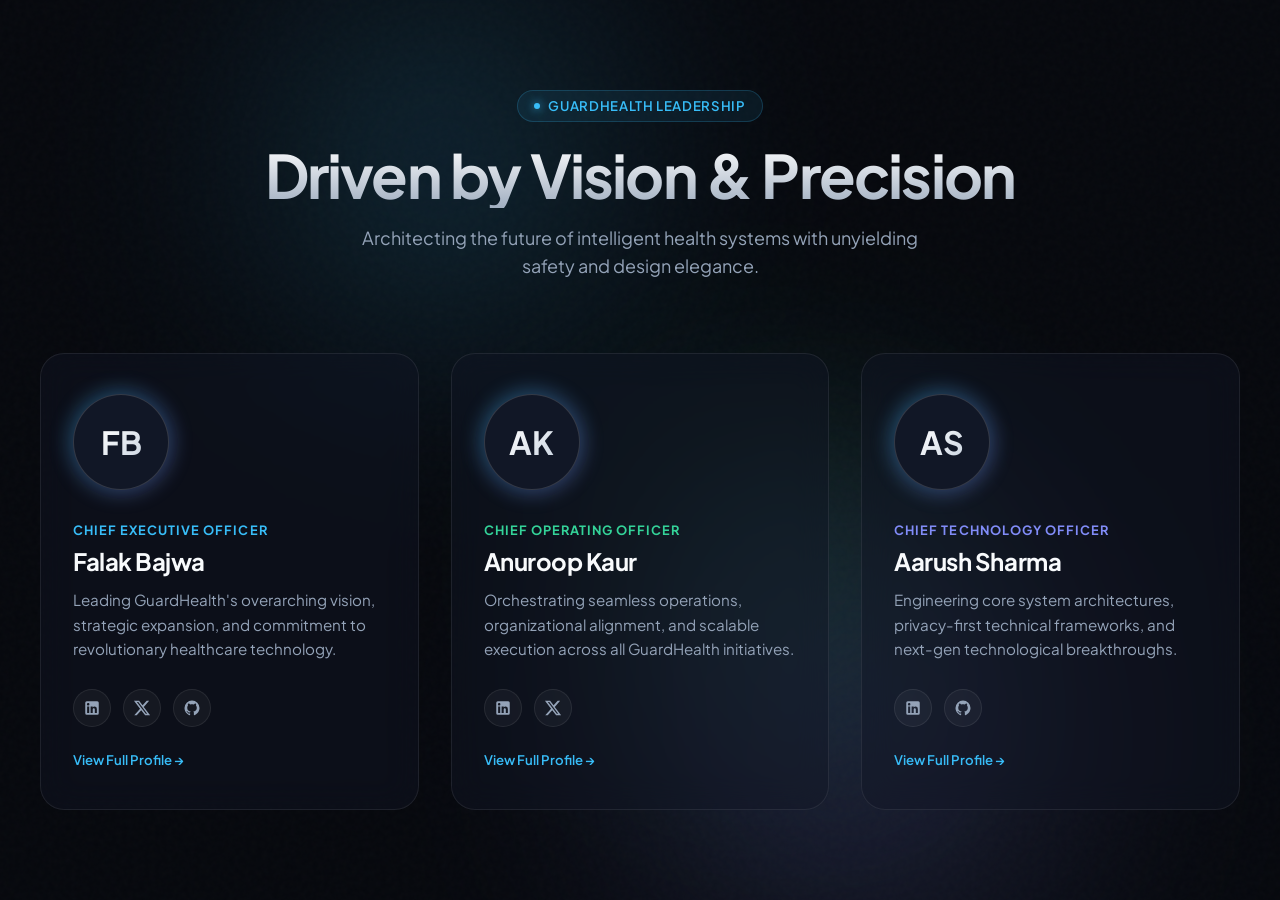
<file: team.html>
<!DOCTYPE html>
<html lang="en">
<head>
  <meta charset="UTF-8">
  <meta name="viewport" content="width=device-width, initial-scale=1.0">
  <title>GuardHealth — Our Leadership</title>
  <link rel="preconnect" href="https://fonts.googleapis.com">
  <link rel="preconnect" href="https://fonts.gstatic.com" crossorigin>
  <link href="https://fonts.googleapis.com/css2?family=Plus+Jakarta+Sans:wght@300;400;500;600;700&display=swap" rel="stylesheet">

  <style>
    /* ==========================================================================
       1. DESIGN TOKENS & VARIABLES
       ========================================================================== */
    :root {
      --bg-canvas: #06080d;
      --bg-surface: rgba(18, 24, 38, 0.45);
      --bg-surface-hover: rgba(26, 35, 56, 0.65);
      
      --border-glass: rgba(255, 255, 255, 0.08);
      --border-glass-hover: rgba(56, 189, 248, 0.35);

      --accent-cyan: #38bdf8;
      --accent-emerald: #34d399;
      --accent-violet: #818cf8;

      --text-main: #f8fafc;
      --text-muted: #94a3b8;
      --text-subtle: #64748b;

      --font-primary: 'Plus Jakarta Sans', -apple-system, BlinkMacSystemFont, sans-serif;
      
      --ease-fluid: cubic-bezier(0.16, 1, 0.3, 1);
    }

    /* ==========================================================================
       2. BASE & RESET
       ========================================================================== */
    * {
      box-sizing: border-box;
      margin: 0;
      padding: 0;
    }

    body {
      background-color: var(--bg-canvas);
      color: var(--text-main);
      font-family: var(--font-primary);
      min-height: 100vh;
      display: flex;
      flex-direction: column;
      align-items: center;
      justify-content: center;
      overflow-x: hidden;
      padding: 3rem 1.5rem;
      position: relative;
      -webkit-font-smoothing: antialiased;
    }

    body.modal-open {
      overflow: hidden;
    }

    /* ==========================================================================
       3. AMBIENT BACKGROUND VFX
       ========================================================================== */
    .vfx-canvas {
      position: fixed;
      inset: 0;
      pointer-events: none;
      z-index: 0;
      overflow: hidden;
    }

    .orb {
      position: absolute;
      border-radius: 50%;
      filter: blur(120px);
      opacity: 0.28;
      animation: float 18s ease-in-out infinite alternate;
    }

    .orb-1 {
      width: 500px;
      height: 500px;
      background: radial-gradient(circle, var(--accent-cyan) 0%, transparent 70%);
      top: -10%;
      left: 15%;
    }

    .orb-2 {
      width: 600px;
      height: 600px;
      background: radial-gradient(circle, var(--accent-violet) 0%, transparent 70%);
      bottom: -15%;
      right: 10%;
      animation-delay: -6s;
    }

    .orb-3 {
      width: 400px;
      height: 400px;
      background: radial-gradient(circle, var(--accent-emerald) 0%, transparent 70%);
      top: 40%;
      left: 45%;
      animation-delay: -12s;
    }

    @keyframes float {
      0% { transform: translate(0, 0) scale(1); }
      50% { transform: translate(60px, 40px) scale(1.1); }
      100% { transform: translate(-40px, 80px) scale(0.95); }
    }

    .film-grain {
      position: fixed;
      inset: 0;
      background-image: url("data:image/svg+xml,%3Csvg viewBox='0 0 200 200' xmlns='http://www.w3.org/2000/svg'%3E%3Cfilter id='noiseFilter'%3E%3CfeTurbulence type='fractalNoise' baseFrequency='0.8' numOctaves='3' stitchTiles='stitch'/%3E%3C/filter%3E%3Crect width='100%25' height='100%25' filter='url(%23noiseFilter)' opacity='0.025'/%3E%3C/svg%3E");
      pointer-events: none;
      z-index: 1;
    }

    /* ==========================================================================
       4. CONTAINER & HEADER
       ========================================================================== */
    .container {
      max-width: 1200px;
      width: 100%;
      margin: 0 auto;
      position: relative;
      z-index: 2;
    }

    .header {
      text-align: center;
      margin-bottom: 4.5rem;
    }

    .badge {
      display: inline-flex;
      align-items: center;
      gap: 0.5rem;
      padding: 0.4rem 1rem;
      border-radius: 9999px;
      background: rgba(56, 189, 248, 0.08);
      border: 1px solid rgba(56, 189, 248, 0.2);
      color: var(--accent-cyan);
      font-size: 0.825rem;
      font-weight: 600;
      letter-spacing: 0.05em;
      text-transform: uppercase;
      margin-bottom: 1.25rem;
    }

    .badge-dot {
      width: 6px;
      height: 6px;
      background-color: var(--accent-cyan);
      border-radius: 50%;
      box-shadow: 0 0 10px var(--accent-cyan);
    }

    .title {
      font-size: clamp(2.5rem, 5vw, 3.75rem);
      font-weight: 700;
      letter-spacing: -0.03em;
      line-height: 1.1;
      margin-bottom: 1rem;
      background: linear-gradient(180deg, #ffffff 0%, #a0aec0 100%);
      -webkit-background-clip: text;
      -webkit-text-fill-color: transparent;
    }

    .subtitle {
      color: var(--text-muted);
      font-size: 1.125rem;
      max-width: 580px;
      margin: 0 auto;
      line-height: 1.6;
      font-weight: 400;
    }

    /* ==========================================================================
       5. TEAM CARDS GRID (GLASSMORPHISM + SPOTLIGHT)
       ========================================================================== */
    .team-grid {
      display: grid;
      grid-template-columns: repeat(auto-fit, minmax(320px, 1fr));
      gap: 2rem;
    }

    .card {
      position: relative;
      border-radius: 24px;
      background: var(--bg-surface);
      border: 1px solid var(--border-glass);
      backdrop-filter: blur(16px);
      -webkit-backdrop-filter: blur(16px);
      padding: 2.5rem 2rem;
      transition: border-color 0.4s var(--ease-fluid), transform 0.4s var(--ease-fluid), box-shadow 0.4s var(--ease-fluid);
      overflow: hidden;
      cursor: pointer;
    }

    .card::before {
      content: "";
      position: absolute;
      inset: 0;
      border-radius: 24px;
      padding: 1.5px;
      background: radial-gradient(
        600px circle at var(--mouse-x, 50%) var(--mouse-y, 50%),
        rgba(255, 255, 255, 0.4),
        transparent 40%
      );
      -webkit-mask: linear-gradient(#fff 0 0) content-box, linear-gradient(#fff 0 0);
      -webkit-mask-composite: xor;
      mask-composite: exclude;
      opacity: 0;
      transition: opacity 0.4s var(--ease-fluid);
      pointer-events: none;
    }

    .card:hover {
      transform: translateY(-6px);
      border-color: rgba(255, 255, 255, 0.15);
      box-shadow: 0 20px 40px -15px rgba(0, 0, 0, 0.5), 0 0 30px rgba(56, 189, 248, 0.1);
    }

    .card:hover::before {
      opacity: 1;
    }

    .avatar-wrapper {
      position: relative;
      width: 96px;
      height: 96px;
      margin-bottom: 2rem;
    }

    .avatar-glow {
      position: absolute;
      inset: -4px;
      border-radius: 50%;
      background: linear-gradient(135deg, var(--accent-cyan), var(--accent-violet));
      opacity: 0.35;
      filter: blur(10px);
      transition: opacity 0.4s var(--ease-fluid);
    }

    .card:hover .avatar-glow {
      opacity: 0.75;
    }

    .avatar {
      position: relative;
      width: 100%;
      height: 100%;
      border-radius: 50%;
      background: #111726;
      border: 1px solid rgba(255, 255, 255, 0.15);
      display: flex;
      align-items: center;
      justify-content: center;
      font-size: 2rem;
      font-weight: 700;
      color: var(--text-main);
      overflow: hidden;
    }

    .avatar-initials {
      background: linear-gradient(135deg, #ffffff 0%, #cbd5e1 100%);
      -webkit-background-clip: text;
      -webkit-text-fill-color: transparent;
    }

    .role-tag {
      font-size: 0.8rem;
      font-weight: 700;
      letter-spacing: 0.08em;
      text-transform: uppercase;
      margin-bottom: 0.5rem;
    }

    .role-ceo { color: var(--accent-cyan); }
    .role-coo { color: var(--accent-emerald); }
    .role-cto { color: var(--accent-violet); }

    .member-name {
      font-size: 1.5rem;
      font-weight: 700;
      letter-spacing: -0.02em;
      color: var(--text-main);
      margin-bottom: 0.75rem;
    }

    .member-bio {
      font-size: 0.95rem;
      color: var(--text-muted);
      line-height: 1.6;
      font-weight: 400;
      margin-bottom: 1.75rem;
    }

    /* Social Links Overlay */
    .social-links {
      display: flex;
      gap: 0.75rem;
      position: relative;
      z-index: 5;
    }

    .social-icon {
      width: 38px;
      height: 38px;
      border-radius: 50%;
      background: rgba(255, 255, 255, 0.04);
      border: 1px solid var(--border-glass);
      display: flex;
      align-items: center;
      justify-content: center;
      color: var(--text-muted);
      text-decoration: none;
      transition: all 0.3s var(--ease-fluid);
    }

    .social-icon svg {
      width: 18px;
      height: 18px;
      fill: currentColor;
    }

    .social-icon:hover {
      background: rgba(255, 255, 255, 0.12);
      color: var(--text-main);
      border-color: rgba(255, 255, 255, 0.3);
      transform: translateY(-2px);
    }

    .card:hover .social-icon {
      border-color: var(--border-glass-hover);
    }

    .expand-indicator {
      display: inline-flex;
      align-items: center;
      gap: 0.35rem;
      font-size: 0.825rem;
      font-weight: 600;
      color: var(--accent-cyan);
      margin-top: 1.5rem;
      transition: gap 0.3s var(--ease-fluid);
    }

    .card:hover .expand-indicator {
      gap: 0.6rem;
    }

    /* ==========================================================================
       6. EXPANDABLE BIO MODAL
       ========================================================================== */
    .modal-overlay {
      position: fixed;
      inset: 0;
      background: rgba(4, 6, 12, 0.75);
      backdrop-filter: blur(20px);
      -webkit-backdrop-filter: blur(20px);
      z-index: 100;
      display: flex;
      align-items: center;
      justify-content: center;
      padding: 1.5rem;
      opacity: 0;
      pointer-events: none;
      transition: opacity 0.4s var(--ease-fluid);
    }

    .modal-overlay.active {
      opacity: 1;
      pointer-events: auto;
    }

    .modal-card {
      background: #0d1322;
      border: 1px solid rgba(255, 255, 255, 0.15);
      border-radius: 28px;
      max-width: 650px;
      width: 100%;
      padding: 3rem;
      position: relative;
      box-shadow: 0 30px 60px -12px rgba(0, 0, 0, 0.8), 0 0 40px rgba(56, 189, 248, 0.15);
      transform: scale(0.92) translateY(20px);
      transition: transform 0.4s var(--ease-fluid);
    }

    .modal-overlay.active .modal-card {
      transform: scale(1) translateY(0);
    }

    .modal-close {
      position: absolute;
      top: 1.5rem;
      right: 1.5rem;
      width: 40px;
      height: 40px;
      border-radius: 50%;
      background: rgba(255, 255, 255, 0.05);
      border: 1px solid var(--border-glass);
      color: var(--text-muted);
      display: flex;
      align-items: center;
      justify-content: center;
      cursor: pointer;
      font-size: 1.25rem;
      transition: all 0.3s var(--ease-fluid);
    }

    .modal-close:hover {
      background: rgba(255, 255, 255, 0.15);
      color: var(--text-main);
    }

    .modal-header {
      display: flex;
      align-items: center;
      gap: 1.5rem;
      margin-bottom: 2rem;
    }

    .modal-avatar-wrapper {
      width: 80px;
      height: 80px;
      position: relative;
      flex-shrink: 0;
    }

    .modal-body-title {
      font-size: 0.9rem;
      font-weight: 700;
      letter-spacing: 0.05em;
      text-transform: uppercase;
      color: var(--accent-cyan);
      margin-top: 1.5rem;
      margin-bottom: 0.5rem;
    }

    .modal-body-text {
      font-size: 1rem;
      color: var(--text-muted);
      line-height: 1.7;
      font-weight: 400;
    }
  </style>
</head>
<body>

  <!-- Background Ambient VFX -->
  <div class="vfx-canvas">
    <div class="orb orb-1"></div>
    <div class="orb orb-2"></div>
    <div class="orb orb-3"></div>
  </div>
  <div class="film-grain"></div>

  <!-- Content Container -->
  <main class="container">
    
    <!-- Section Header -->
    <header class="header">
      <div class="badge">
        <span class="badge-dot"></span>
        GuardHealth Leadership
      </div>
      <h1 class="title">Driven by Vision & Precision</h1>
      <p class="subtitle">Architecting the future of intelligent health systems with unyielding safety and design elegance.</p>
    </header>

    <!-- Team Members Grid -->
    <div class="team-grid">

      <!-- Card 1: Falak Bajwa -->
      <article class="card" data-member="falak">
        <div class="avatar-wrapper">
          <div class="avatar-glow"></div>
          <div class="avatar">
            <span class="avatar-initials">FB</span>
          </div>
        </div>
        <div class="role-tag role-ceo">Chief Executive Officer</div>
        <h2 class="member-name">Falak Bajwa</h2>
        <p class="member-bio">Leading GuardHealth's overarching vision, strategic expansion, and commitment to revolutionary healthcare technology.</p>
        
        <div class="social-links" onclick="event.stopPropagation();">
          <a href="#" class="social-icon" aria-label="LinkedIn">
            <svg viewBox="0 0 24 24"><path d="M19 3a2 2 0 0 1 2 2v14a2 2 0 0 1-2 2H5a2 2 0 0 1-2-2V5a2 2 0 0 1 2-2h14m-.5 15.5v-5.3a3.26 3.26 0 0 0-3.26-3.26c-.85 0-1.84.52-2.28 1.3v-1.11h-2.79v8.37h2.79v-4.93c0-.77.62-1.4 1.39-1.4a1.4 1.4 0 0 1 1.4 1.4v4.93h2.75M6.88 8.56a1.68 1.68 0 0 0 1.68-1.68c0-.93-.75-1.69-1.68-1.69a1.69 1.69 0 0 0-1.69 1.69c0 .93.76 1.68 1.69 1.68m1.39 9.94v-8.37H5.5v8.37h2.77z"/></svg>
          </a>
          <a href="#" class="social-icon" aria-label="X (Twitter)">
            <svg viewBox="0 0 24 24"><path d="M18.244 2.25h3.308l-7.227 8.26 8.502 11.24H16.17l-5.214-6.817L4.99 21.75H1.68l7.73-8.835L1.254 2.25H8.08l4.713 6.231zm-1.161 17.52h1.833L7.084 4.126H5.117z"/></svg>
          </a>
          <a href="#" class="social-icon" aria-label="GitHub">
            <svg viewBox="0 0 24 24"><path d="M12 2A10 10 0 0 0 2 12c0 4.42 2.87 8.17 6.84 9.5.5.08.66-.23.66-.5v-1.69c-2.77.6-3.36-1.34-3.36-1.34-.46-1.16-1.11-1.47-1.11-1.47-.91-.62.07-.6.07-.6 1 .07 1.53 1.03 1.53 1.03.87 1.52 2.34 1.07 2.91.83.1-.65.35-1.09.63-1.34-2.22-.25-4.55-1.11-4.55-4.92 0-1.11.38-2 1.03-2.71-.1-.25-.45-1.29.1-2.64 0 0 .84-.27 2.75 1.02.79-.22 1.65-.33 2.5-.33.85 0 1.71.11 2.5.33 1.91-1.29 2.75-1.02 2.75-1.02.55 1.35.2 2.39.1 2.64.65.71 1.03 1.6 1.03 2.71 0 3.82-2.34 4.66-4.57 4.91.36.31.69.92.69 1.85V21c0 .27.16.59.67.5C19.14 20.16 22 16.42 22 12A10 10 0 0 0 12 2z"/></svg>
          </a>
        </div>

        <div class="expand-indicator">View Full Profile &rarr;</div>
      </article>

      <!-- Card 2: Anuroop Kaur -->
      <article class="card" data-member="anuroop">
        <div class="avatar-wrapper">
          <div class="avatar-glow"></div>
          <div class="avatar">
            <span class="avatar-initials">AK</span>
          </div>
        </div>
        <div class="role-tag role-coo">Chief Operating Officer</div>
        <h2 class="member-name">Anuroop Kaur</h2>
        <p class="member-bio">Orchestrating seamless operations, organizational alignment, and scalable execution across all GuardHealth initiatives.</p>
        
        <div class="social-links" onclick="event.stopPropagation();">
          <a href="#" class="social-icon" aria-label="LinkedIn">
            <svg viewBox="0 0 24 24"><path d="M19 3a2 2 0 0 1 2 2v14a2 2 0 0 1-2 2H5a2 2 0 0 1-2-2V5a2 2 0 0 1 2-2h14m-.5 15.5v-5.3a3.26 3.26 0 0 0-3.26-3.26c-.85 0-1.84.52-2.28 1.3v-1.11h-2.79v8.37h2.79v-4.93c0-.77.62-1.4 1.39-1.4a1.4 1.4 0 0 1 1.4 1.4v4.93h2.75M6.88 8.56a1.68 1.68 0 0 0 1.68-1.68c0-.93-.75-1.69-1.68-1.69a1.69 1.69 0 0 0-1.69 1.69c0 .93.76 1.68 1.69 1.68m1.39 9.94v-8.37H5.5v8.37h2.77z"/></svg>
          </a>
          <a href="#" class="social-icon" aria-label="X (Twitter)">
            <svg viewBox="0 0 24 24"><path d="M18.244 2.25h3.308l-7.227 8.26 8.502 11.24H16.17l-5.214-6.817L4.99 21.75H1.68l7.73-8.835L1.254 2.25H8.08l4.713 6.231zm-1.161 17.52h1.833L7.084 4.126H5.117z"/></svg>
          </a>
        </div>

        <div class="expand-indicator">View Full Profile &rarr;</div>
      </article>

      <!-- Card 3: Aarush Sharma -->
      <article class="card" data-member="aarush">
        <div class="avatar-wrapper">
          <div class="avatar-glow"></div>
          <div class="avatar">
            <span class="avatar-initials">AS</span>
          </div>
        </div>
        <div class="role-tag role-cto">Chief Technology Officer</div>
        <h2 class="member-name">Aarush Sharma</h2>
        <p class="member-bio">Engineering core system architectures, privacy-first technical frameworks, and next-gen technological breakthroughs.</p>
        
        <div class="social-links" onclick="event.stopPropagation();">
          <a href="#" class="social-icon" aria-label="LinkedIn">
            <svg viewBox="0 0 24 24"><path d="M19 3a2 2 0 0 1 2 2v14a2 2 0 0 1-2 2H5a2 2 0 0 1-2-2V5a2 2 0 0 1 2-2h14m-.5 15.5v-5.3a3.26 3.26 0 0 0-3.26-3.26c-.85 0-1.84.52-2.28 1.3v-1.11h-2.79v8.37h2.79v-4.93c0-.77.62-1.4 1.39-1.4a1.4 1.4 0 0 1 1.4 1.4v4.93h2.75M6.88 8.56a1.68 1.68 0 0 0 1.68-1.68c0-.93-.75-1.69-1.68-1.69a1.69 1.69 0 0 0-1.69 1.69c0 .93.76 1.68 1.69 1.68m1.39 9.94v-8.37H5.5v8.37h2.77z"/></svg>
          </a>
          <a href="#" class="social-icon" aria-label="GitHub">
            <svg viewBox="0 0 24 24"><path d="M12 2A10 10 0 0 0 2 12c0 4.42 2.87 8.17 6.84 9.5.5.08.66-.23.66-.5v-1.69c-2.77.6-3.36-1.34-3.36-1.34-.46-1.16-1.11-1.47-1.11-1.47-.91-.62.07-.6.07-.6 1 .07 1.53 1.03 1.53 1.03.87 1.52 2.34 1.07 2.91.83.1-.65.35-1.09.63-1.34-2.22-.25-4.55-1.11-4.55-4.92 0-1.11.38-2 1.03-2.71-.1-.25-.45-1.29.1-2.64 0 0 .84-.27 2.75 1.02.79-.22 1.65-.33 2.5-.33.85 0 1.71.11 2.5.33 1.91-1.29 2.75-1.02 2.75-1.02.55 1.35.2 2.39.1 2.64.65.71 1.03 1.6 1.03 2.71 0 3.82-2.34 4.66-4.57 4.91.36.31.69.92.69 1.85V21c0 .27.16.59.67.5C19.14 20.16 22 16.42 22 12A10 10 0 0 0 12 2z"/></svg>
          </a>
        </div>

        <div class="expand-indicator">View Full Profile &rarr;</div>
      </article>

    </div>
  </main>

  <!-- Bio Modal Backdrop -->
  <div class="modal-overlay" id="bioModal">
    <div class="modal-card">
      <button class="modal-close" id="modalClose">&times;</button>
      <div class="modal-header">
        <div class="modal-avatar-wrapper">
          <div class="avatar-glow"></div>
          <div class="avatar" id="modalAvatar">FB</div>
        </div>
        <div>
          <div class="role-tag" id="modalRole">Chief Executive Officer</div>
          <h2 class="member-name" id="modalName" style="margin-bottom:0;">Falak Bajwa</h2>
        </div>
      </div>
      
      <div class="modal-body-title">Executive Background</div>
      <p class="modal-body-text" id="modalBioText"></p>

      <div class="modal-body-title">Strategic Focus</div>
      <p class="modal-body-text" id="modalFocusText"></p>
    </div>
  </div>

  <!-- Interactive Scripts -->
  <script>
    // Detailed bio data store
    const memberDetails = {
      falak: {
        name: "Falak Bajwa",
        role: "Chief Executive Officer",
        roleClass: "role-ceo",
        initials: "FB",
        bio: "Falak oversees GuardHealth's global operations, capital strategy, and market expansion. With a relentless drive to integrate clinical safety with cutting-edge digital infrastructure, Falak spearheads our core vision of healthcare without compromise.",
        focus: "Building strategic clinical partnerships, investor relations, and guiding the long-term vision of zero-trust patient health monitoring."
      },
      anuroop: {
        name: "Anuroop Kaur",
        role: "Chief Operating Officer",
        roleClass: "role-coo",
        initials: "AK",
        bio: "Anuroop drives GuardHealth's execution framework, operational scalability, and interdisciplinary team management. She translates high-level technological innovations into seamless real-world deployable healthcare solutions.",
        focus: "Optimizing organizational efficiency, maintaining regulatory compliance standards, and scaling cross-functional deployment pipelines."
      },
      aarush: {
        name: "Aarush Sharma",
        role: "Chief Technology Officer",
        roleClass: "role-cto",
        initials: "AS",
        bio: "Aarush leads GuardHealth's engineering and design architecture. Focused on high-performance web systems, real-time telemetry encryption, and ultra-responsive user interfaces, he crafts the core tech backbone powering our platforms.",
        focus: "Zero-latency health data streaming, hardware-accelerated UI/UX frameworks, and end-to-end telemetry encryption."
      }
    };

    // Spotlight cursor tracking
    document.querySelectorAll('.card').forEach(card => {
      card.addEventListener('mousemove', e => {
        const rect = card.getBoundingClientRect();
        card.style.setProperty('--mouse-x', `${e.clientX - rect.left}px`);
        card.style.setProperty('--mouse-y', `${e.clientY - rect.top}px`);
      });

      // Open Modal on Card Click
      card.addEventListener('click', () => {
        const key = card.getAttribute('data-member');
        const data = memberDetails[key];

        if (!data) return;

        document.getElementById('modalAvatar').innerText = data.initials;
        document.getElementById('modalName').innerText = data.name;
        
        const roleEl = document.getElementById('modalRole');
        roleEl.innerText = data.role;
        roleEl.className = `role-tag ${data.roleClass}`;

        document.getElementById('modalBioText').innerText = data.bio;
        document.getElementById('modalFocusText').innerText = data.focus;

        document.getElementById('bioModal').classList.add('active');
        document.body.classList.add('modal-open');
      });
    });

    // Close Modal Controls
    const closeModal = () => {
      document.getElementById('bioModal').classList.remove('active');
      document.body.classList.remove('modal-open');
    };

    document.getElementById('modalClose').addEventListener('click', closeModal);
    document.getElementById('bioModal').addEventListener('click', e => {
      if (e.target === document.getElementById('bioModal')) closeModal();
    });

    window.addEventListener('keydown', e => {
      if (e.key === 'Escape') closeModal();
    });
  </script>
</body>
</html>
</file>
